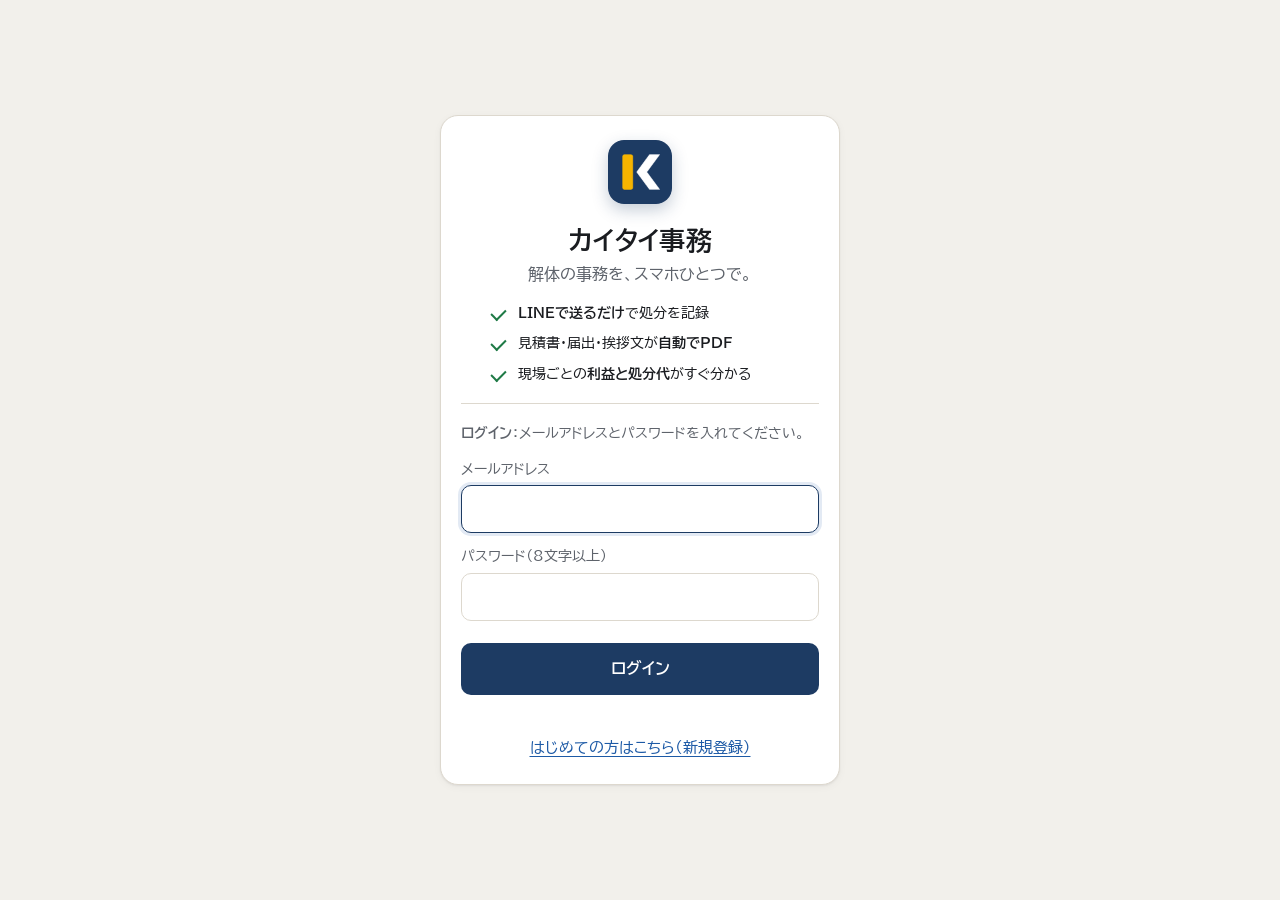
<file: index.html>
<!doctype html>
<html lang="ja">
<head>
<meta charset="utf-8">
<meta name="viewport" content="width=device-width, initial-scale=1">
<title>カイタイ事務 — 解体工事の見積・届出 自動作成</title>
<meta name="theme-color" content="#f2f0eb">
<meta name="description" content="解体工事の処分・お金・書類をスマホひとつで。">
<link rel="manifest" href="manifest.json">
<link rel="icon" href="icons/icon-192.png">
<link rel="apple-touch-icon" href="icons/apple-touch-icon.png">
<meta name="apple-mobile-web-app-capable" content="yes">
<meta name="mobile-web-app-capable" content="yes">
<meta name="apple-mobile-web-app-title" content="カイタイ事務">
<meta name="apple-mobile-web-app-status-bar-style" content="default">
<link rel="preconnect" href="https://fonts.googleapis.com">
<link rel="preconnect" href="https://fonts.gstatic.com" crossorigin>
<link rel="stylesheet" href="https://fonts.googleapis.com/css2?family=BIZ+UDPGothic:wght@400;700&display=swap">
<link rel="stylesheet" href="style.css">
</head>
<body>
<!-- オープニング動画 -->
<div id="intro" class="intro no-print" hidden>
  <video data-src="intro/yard.mp4" class="wide" muted playsinline webkit-playsinline preload="auto"></video>
  <video data-src="intro/logo.mp4" class="fit" muted playsinline webkit-playsinline preload="metadata"></video>
  <button type="button" class="intro-tap" hidden aria-label="再生"><span></span></button>
  <button type="button" class="intro-sound" aria-label="音を出す"><svg viewBox="0 0 24 24" fill="none" stroke="currentColor" stroke-width="2" stroke-linecap="round" stroke-linejoin="round" aria-hidden="true"><path d="M11 5 6 9H3v6h3l5 4z"/><path class="w" d="M15.5 8.5a5 5 0 0 1 0 7M18.5 5.5a9 9 0 0 1 0 13"/><path class="m" d="M16 9l6 6M22 9l-6 6"/></svg></button>
  <button type="button" class="intro-skip">スキップ<span aria-hidden="true">›</span></button>
</div>
<script src="intro.js"></script>
<header class="topbar no-print">
  <div class="brand">カイタイ事務 <span class="tag">試作版</span> <span id="syncStatus" class="sync" hidden></span></div>
  <div class="case-switch">
    <label class="case-pick" for="caseSelect"><span>現場</span><select id="caseSelect" aria-label="現場を選ぶ"></select></label>
    <button id="newCase" class="btn small" title="新しい現場を作る">＋ 新しい現場</button>
  </div>
</header>

<nav class="mainnav no-print" id="mainNav" aria-label="メニュー">
  <button data-sec="home"><span class="ic"><svg viewBox="0 0 24 24" fill="none" stroke="currentColor" stroke-width="2" stroke-linecap="round" stroke-linejoin="round" aria-hidden="true"><path d="M3 10.5 12 3l9 7.5"/><path d="M5 9.5V20h5v-6h4v6h5V9.5"/></svg></span><span>ホーム</span></button>
  <button data-sec="line"><span class="ic"><svg viewBox="0 0 24 24" fill="none" stroke="currentColor" stroke-width="2" stroke-linecap="round" stroke-linejoin="round" aria-hidden="true"><path d="M4 5h16v11H9l-5 4z"/><path d="M8 9.5h8M8 12.5h5"/></svg></span><span>LINEの記録</span></button>
  <button data-sec="settings"><span class="ic"><svg viewBox="0 0 24 24" fill="none" stroke="currentColor" stroke-width="2" stroke-linecap="round" stroke-linejoin="round" aria-hidden="true"><circle cx="12" cy="12" r="3"/><path d="M19.4 15a1.7 1.7 0 0 0 .3 1.8l.1.1a2 2 0 1 1-2.8 2.8l-.1-.1a1.7 1.7 0 0 0-1.8-.3 1.7 1.7 0 0 0-1 1.5V21a2 2 0 1 1-4 0v-.1a1.7 1.7 0 0 0-1.1-1.5 1.7 1.7 0 0 0-1.8.3l-.1.1a2 2 0 1 1-2.8-2.8l.1-.1a1.7 1.7 0 0 0 .3-1.8 1.7 1.7 0 0 0-1.5-1H3a2 2 0 1 1 0-4h.1a1.7 1.7 0 0 0 1.5-1.1 1.7 1.7 0 0 0-.3-1.8l-.1-.1a2 2 0 1 1 2.8-2.8l.1.1a1.7 1.7 0 0 0 1.8.3H9a1.7 1.7 0 0 0 1-1.5V3a2 2 0 1 1 4 0v.1a1.7 1.7 0 0 0 1 1.5 1.7 1.7 0 0 0 1.8-.3l.1-.1a2 2 0 1 1 2.8 2.8l-.1.1a1.7 1.7 0 0 0-.3 1.8V9a1.7 1.7 0 0 0 1.5 1H21a2 2 0 1 1 0 4h-.1a1.7 1.7 0 0 0-1.5 1z"/></svg></span><span>設定</span></button>
</nav>
<nav class="tabs no-print" id="tabs">
  <button data-tab="home">ホーム</button>
  <button data-tab="linelog">LINEの記録</button>
  <button data-tab="summary">まとめ</button>
  <button data-tab="monthly">月ごとのお金</button>
  <button data-tab="input" class="active">① 案件入力</button>
  <button data-tab="schedule">② 期限・チェック</button>
  <button data-tab="estimate">③ 見積書</button>
  <button data-tab="profit">💰 利益チェック</button>
  <button data-tab="process">📅 工程表</button>
  <button data-tab="manifest">🚛 マニフェスト</button>
  <button data-tab="expense">⛽ 経費</button>
  <button data-tab="lease">🚜 リース</button>
  <button data-tab="recycle">④ リサイクル法 届出下書き</button>
  <button data-tab="greeting">⑤ 近隣挨拶文</button>
  <button data-tab="certificate">⑥ 取毀証明書</button>
  <button data-tab="settings">⚙ 会社・単価設定</button>
</nav>

<div id="loginOverlay" class="login" hidden>
  <form id="loginForm" class="login-card">
    <div class="login-hero">
      <div class="login-logo"><img src="icons/icon-192.png" alt="" width="56" height="56"></div>
      <h1>カイタイ事務</h1>
      <p class="tagline">解体の事務を、スマホひとつで。</p>
      <ul class="points">
        <li><b>LINEで送るだけ</b>で処分を記録</li>
        <li>見積書・届出・挨拶文が<b>自動でPDF</b></li>
        <li>現場ごとの<b>利益と処分代</b>がすぐ分かる</li>
      </ul>
    </div>
    <p class="hint"><b id="loginTitle">ログイン</b>：メールアドレスとパスワードを入れてください。</p>
    <p id="inviteNote" class="invite-note" hidden>会社への招待を受け取りました。登録（またはログイン）すると、その会社に参加します。</p>
    <label for="loginEmail">メールアドレス<input id="loginEmail" type="email" autocomplete="username" required></label>
    <label for="loginPassword">パスワード（8文字以上）<input id="loginPassword" type="password" autocomplete="current-password" required></label>
    <label id="loginPassword2Row" for="loginPassword2" hidden>パスワード（確認のためもう一度）<input id="loginPassword2" type="password" autocomplete="new-password"></label>
    <button id="loginSubmit" class="btn" type="submit">ログイン</button>
    <p id="loginError" class="login-error" role="alert"></p>
    <button type="button" id="loginToggle" class="link">はじめての方はこちら（新規登録）</button>
  </form>
</div>

<div id="companyOverlay" class="login" hidden>
  <div class="login-card">
    <h1>会社の設定</h1>
    <p class="hint">はじめに、会社を作るか、招待された会社に参加してください。</p>
    <form id="companyCreate">
      <label for="companyName">会社を作る（あなたが代表になります）<input id="companyName" placeholder="例：〇〇解体株式会社" maxlength="100"></label>
      <button class="btn" type="submit">会社を作る</button>
    </form>
    <hr>
    <form id="companyJoin">
      <label for="joinCode">招待リンクで参加する（代表の人から届いたリンクを貼り付け）<input id="joinCode" placeholder="https://…?invite=…"></label>
      <button class="btn ghost" type="submit">参加する</button>
    </form>
    <p id="companyError" class="login-error" role="alert"></p>
  </div>
</div>

<div id="toast" class="toast" role="status" hidden></div>
<!-- 捨てた記録（押すだけで入力） -->
<div id="recSheet" class="sheet-back" hidden>
  <form id="recForm" class="sheet rec" role="dialog" aria-label="捨てた記録" novalidate>
    <div class="sheet-head"><div class="sheet-title">捨てた記録</div><button type="button" class="x" data-close aria-label="閉じる"></button></div>
    <div id="recBody"></div>
    <div class="sheet-foot"><div id="recPreview" class="rec-preview"></div><button class="btn go big" type="submit" id="recSubmit">記録する</button></div>
  </form>
  <div id="recDone" class="sheet done-sheet" hidden>
    <div class="done-mark"><svg viewBox="0 0 52 52" aria-hidden="true"><circle cx="26" cy="26" r="24"/><path d="M15 27l7 7 15-16"/></svg></div>
    <div class="done-title">記録しました</div>
    <p id="recDoneText" class="done-text"></p>
    <div class="done-btns"><button type="button" class="btn go big" id="recAgain">続けて記録する</button><button type="button" class="btn ghost big" data-close>閉じる</button></div>
  </div>
</div>
<!-- 経費をつける -->
<div id="expSheet" class="sheet-back" hidden>
  <div class="sheet" role="dialog" aria-label="経費をつける">
    <div class="sheet-head"><div class="sheet-title">経費をつける</div><button type="button" class="x" data-close aria-label="閉じる"></button></div>
    <form id="expenseForm" class="expform2" novalidate>
      <div class="field"><div class="flabel"><i>1</i>なにに使った？</div><select id="expCat"></select></div>
      <div class="field"><div class="flabel"><i>2</i>いくら？</div>
        <div class="qty-row yen"><span class="yen-mark">¥</span><input id="expAmount" class="qty-in" type="number" min="0" inputmode="numeric" placeholder="0" aria-label="金額"></div></div>
      <div class="field"><div class="flabel"><i>3</i>いつ？</div><div class="choice" id="expDay"><button type="button" class="cbtn on" data-d="0">今日</button><button type="button" class="cbtn" data-d="-1">昨日</button><label class="cbtn date">日付を選ぶ<input id="expDate" type="date"></label></div></div>
      <div class="field"><div class="flabel"><i>4</i>メモ（なくてもOK）</div><input id="expMemo" placeholder="例 養生シート5枚、首都高 往復"></div>
      <button class="btn go big" type="submit" id="expSubmit">記録する</button>
    </form>
  </div>
</div>
<!-- ゴミの種類と単価 -->
<div id="typeSheet" class="sheet-back" hidden>
  <div class="sheet" role="dialog" aria-label="ゴミの種類と単価">
    <div class="sheet-head"><div class="sheet-title">ゴミの種類と単価</div><button type="button" class="x" data-close aria-label="閉じる"></button></div>
    <div id="typeSheetBody"></div>
  </div>
</div>
<!-- かんたん見積もり入力 -->
<div id="qeSheet" class="sheet-back" hidden>
  <div class="sheet qe-sheet" role="dialog" aria-label="かんたん見積もり入力">
    <div class="sheet-head"><div class="sheet-title">かんたん見積もり入力</div><button type="button" class="x" data-close aria-label="閉じる"></button></div>
    <div id="qeBody"></div>
    <div class="sheet-foot qe-foot"><div id="qeSum" class="qe-sum"></div><button type="button" class="btn go big" id="qeDone">見積書を見る</button></div>
  </div>
</div>
<!-- 現場の情報を直す（区切りごと） -->
<div id="infoSheet" class="sheet-back" hidden>
  <div class="sheet info-sheet" role="dialog" aria-label="現場の情報">
    <div class="sheet-head"><div><div class="sheet-step" id="infoStep"></div><div class="sheet-title" id="infoTitle"></div></div><button type="button" class="x" data-close aria-label="閉じる"></button></div>
    <div id="infoBody"></div>
    <div class="sheet-foot info-foot"><button type="button" class="btn ghost" id="infoPrev">‹ 前へ</button><button type="button" class="btn go" id="infoNext">次へ ›</button></div>
  </div>
</div>
<!-- 新しい現場（最低限だけ） -->
<div id="caseSheet" class="sheet-back" hidden>
  <form id="caseQuick" class="sheet" role="dialog" aria-label="新しい現場" novalidate>
    <div class="sheet-head"><div class="sheet-title">新しい現場</div><button type="button" class="x" data-close aria-label="閉じる"></button></div>
    <p class="hint">ここだけ入れれば始められます。ほかの情報は、あとから「情報」でいつでも入れられます。</p>
    <label>施主のお名前<span class="suffix-wrap"><input id="cqName" autocomplete="off" placeholder="例 山田"><span class="suffix">様邸</span></span></label>
    <label>現場の住所<input id="cqAddr" autocomplete="off" placeholder="例 大阪市住吉区〇〇1-2-3"></label>
    <div class="field"><div class="flabel">構造</div><div class="choice" id="cqStruct">
      <button type="button" data-v="wood" class="on">木造</button><button type="button" data-v="steel">鉄骨造</button><button type="button" data-v="rc">RC造</button><button type="button" data-v="src">SRC造</button></div></div>
    <label>延床面積（㎡）<input id="cqArea" type="number" min="0" step="0.01" inputmode="decimal" placeholder="例 99"><span class="sub">坪で分かるときは 坪×3.3 です（30坪 ≒ 99㎡）</span></label>
    <div class="two-col"><label>着工日<input id="cqStart" type="date"></label><label>完了予定<input id="cqEnd" type="date"></label></div>
    <button class="btn go big" type="submit">この現場を作る</button>
  </form>
</div>
<main>
  <div id="siteHead" class="sitehead no-print" hidden></div>
  <!-- ① 案件入力 -->
  <section id="tab-input" class="tab active no-print">
    <p class="hint">ここに入力するだけで、ほかのタブの書類が全部自動で作られます（入力内容はこの端末のブラウザに自動保存）。</p>
    <form id="caseForm" class="grid">
      <fieldset data-part="client">
        <legend>施主（発注者）</legend>
        <label>氏名・社名<input name="clientName" placeholder="山田 太郎"></label>
        <label>住所<input name="clientAddress" placeholder="東京都〇〇区〇〇1-2-3"></label>
        <label>電話<input name="clientTel" type="tel" inputmode="tel" placeholder="090-0000-0000"></label>
      </fieldset>
      <fieldset data-part="building">
        <legend>解体する建物</legend>
        <label>工事場所（所在地）<input name="siteAddress" placeholder="東京都〇〇区〇〇4-5-6"></label>
        <label>構造
          <select name="structure">
            <option value="wood">木造</option>
            <option value="steel">鉄骨造</option>
            <option value="rc">RC造（鉄筋コンクリート）</option>
            <option value="src">SRC造（鉄骨鉄筋コンクリート）</option>
          </select>
        </label>
        <label>階数<input name="floors" type="number" inputmode="decimal" min="1" value="2"></label>
        <label>延床面積（㎡）<input name="floorArea" type="number" inputmode="decimal" min="0" step="0.01" placeholder="99.17"></label>
        <label>用途<input name="use" value="専用住宅"></label>
        <label>築年（任意）<input name="builtYear" inputmode="numeric" placeholder="1985"></label>
      </fieldset>
      <fieldset data-part="site">
        <legend>現場条件</legend>
        <label class="check toggle"><input type="checkbox" name="noHeavy"><span>重機が入れない<small>手壊しが中心になる</small></span></label>
        <label class="check toggle"><input type="checkbox" name="narrowRoad"><span>前面道路が狭い<small>小型車で搬出・道路使用許可が必要なことも</small></span></label>
        <label>残置物（㎥）<input name="debrisM3" type="number" inputmode="decimal" min="0" step="0.5" value="0"></label>
        <label>ブロック塀（m）<input name="blockM" type="number" inputmode="decimal" min="0" step="0.5" value="0"></label>
        <label>土間コンクリート（㎡）<input name="concreteM2" type="number" inputmode="decimal" min="0" step="0.5" value="0"></label>
        <label>庭木（本）<input name="trees" type="number" inputmode="decimal" min="0" value="0"></label>
      </fieldset>
      <fieldset data-part="asbestos">
        <legend>アスベスト</legend>
        <label>事前調査の結果
          <select name="asbestos">
            <option value="none">含有なし</option>
            <option value="level3">あり（レベル3：成形板など）</option>
            <option value="level12">あり（レベル1・2：吹付け・保温材など）</option>
            <option value="unknown">未調査</option>
          </select>
        </label>
        <label>除去する面積（㎡）<input name="asbestosM2" type="number" inputmode="decimal" min="0" step="0.5" value="0"></label>
      </fieldset>
      <fieldset data-part="period">
        <legend>工期</legend>
        <label>着工予定日<input name="startDate" type="date"></label>
        <label>完了予定日<input name="endDate" type="date"></label>
        <label>作業日数（空欄なら自動計算）<input name="workDays" type="number" inputmode="decimal" min="1" placeholder="自動"></label>
        <label>見積番号<input name="estimateNo" placeholder="自動"></label>
      </fieldset>
      <fieldset data-part="waste">
        <legend>廃棄物の量の見込み（届出用・トン）</legend>
        <label>コンクリート塊<input name="wConcrete" type="number" inputmode="decimal" min="0" step="0.1" value="0"></label>
        <label>木材<input name="wWood" type="number" inputmode="decimal" min="0" step="0.1" value="0"></label>
        <label>アスファルト・コンクリート塊<input name="wAsphalt" type="number" inputmode="decimal" min="0" step="0.1" value="0"></label>
        <label>混合廃棄物（届出対象外・原価計算用）<input name="wMixed" type="number" inputmode="decimal" min="0" step="0.1" value="0"></label>
        <button type="button" id="autoWaste" class="btn ghost">目安を自動入力</button>
      </fieldset>
      <fieldset data-part="notes" class="wide">
        <legend>メモ（見積書の備考に表示）</legend>
        <textarea name="notes" rows="3" placeholder="例：地中埋設物が出た場合は別途お見積りとなります。"></textarea>
      </fieldset>
    </form>
    <div class="danger-zone"><button id="deleteCase" class="btn ghost">この現場を削除する</button></div>
  </section>

  <!-- ② 期限 -->
  <section id="tab-schedule" class="tab no-print">
    <div id="scheduleOut"></div>
  </section>

  <!-- 書類系 -->
  <section id="tab-estimate" class="tab doc-tab"><div class="toolbar no-print"><button type="button" class="btn go" id="qeOpen">かんたん見積もり入力</button><button class="btn pdf" data-doc="見積書">PDFで保存・送る</button><button type="button" class="btn ghost" id="xlsxBtn">Excelで保存</button><button class="btn ghost print">印刷</button><span class="pdf-msg hint" role="status"></span></div><div id="estPanel" class="no-print"></div><div class="paper" id="estimateOut"></div></section>
  <section id="tab-home" class="tab no-print"><div id="homeOut"></div></section>
  <section id="tab-summary" class="tab no-print"><div id="summaryOut"></div></section>
  <section id="tab-monthly" class="tab no-print"><div id="monthlyOut"></div></section>
  <section id="tab-linelog" class="tab no-print"><div id="lineLogOut"></div></section>
  <section id="tab-profit" class="tab no-print"><div id="profitOut"></div></section>
  <section id="tab-process" class="tab doc-tab"><div class="toolbar no-print"><button class="btn pdf" data-doc="工程表">PDFで保存・送る</button><button class="btn ghost print">印刷</button><span class="pdf-msg hint" role="status"></span><span class="warn">※ 建設リサイクル法の届出に添付する工程表や、施主への説明に使えます。</span></div><div class="paper" id="processOut"></div></section>
  <section id="tab-manifest" class="tab no-print">
    <div id="dispTop"></div>
    <button type="button" class="btn go big" id="qwOpen">＋ 捨てた記録をつける</button>
    <div class="sec-row"><p class="sec-label">記録（新しい順）</p><button type="button" class="link small-link" id="typeOpen">ゴミの種類と単価 ›</button></div>
    <ul id="wasteLog" class="rows"></ul>
    <div id="manifestAlerts"></div>
    <details id="manifestDetail" class="card fold">
      <summary>マニフェストの詳しい入力（交付番号・業者・B2/D/E票の返送日）</summary>
    <p class="hint">ゴミの種類ごとに分かれています。返送された票の日付を入れると「済」になります。</p>
    <div id="manifestList"></div>
    <div class="rare">
      <label for="rareType">種類を選んで1枚追加（返送日などを細かく入れるとき）</label>
      <div class="rare-row"><select id="rareType"></select><button class="btn ghost" id="addRare">＋ 追加</button></div>
    </div>
    </details>
    <datalist id="carrierList"></datalist><datalist id="disposerList"></datalist>
    <details id="wasteStats" class="card fold">
      <summary>集計・請求・報告書（種類ごとの処分代、処分場ごとの請求、見込みと実績、交付等状況報告書）</summary>
    <div id="manifestCost"></div>
    <div id="siteInvoices"></div>
    <div id="manifestCompare"></div>
    <div id="manifestReport"></div>
    </details>
  </section>
  <section id="tab-expense" class="tab no-print">
    <h2>この案件の経費</h2>
    <p class="hint">消耗品・高速代・燃料費などを、使ったその日に入れておきます。日付と項目は次の入力に引き継がれます。</p>
    <button type="button" class="btn go big" id="expOpen">＋ 経費をつける</button>
    <div id="expenseList"></div>
    <div id="expenseMonthly"></div>
  </section>
  <section id="tab-lease" class="tab no-print">
    <div id="leaseAlerts"></div>
    <h2>この案件のリース（重機・ダンプ）</h2>
    <p class="hint">決めた日数までは日割り、その日数を超えると自動で月極料金に切り替えて計算します。返した日が空欄の機械は「借りている途中」として今日までの日数で計算します。</p>
    <div class="rare">
      <label for="leasePreset">借りた機械を追加</label>
      <div class="rare-row"><select id="leasePreset"></select><button class="btn" id="addLease">＋ 追加</button></div>
    </div>
    <div id="leaseList"></div>
    <datalist id="companyList"></datalist>
    <div id="leaseTotal"></div>
  </section>
  <section id="tab-recycle" class="tab doc-tab"><div class="toolbar no-print"><button class="btn pdf" data-doc="リサイクル法届出下書き">PDFで保存・送る</button><button class="btn ghost print">印刷</button><span class="pdf-msg hint" role="status"></span><span class="warn">※ 提出は各自治体の正式様式（様式第一号）で行ってください。転記用の下書きです。</span></div><div class="paper" id="recycleOut"></div></section>
  <section id="tab-greeting" class="tab doc-tab"><div class="toolbar no-print"><button class="btn pdf" data-doc="近隣挨拶文">PDFで保存・送る</button><button class="btn ghost print">印刷</button><span class="pdf-msg hint" role="status"></span></div><div class="paper" id="greetingOut"></div></section>
  <section id="tab-certificate" class="tab doc-tab"><div class="toolbar no-print"><button class="btn pdf" data-doc="建物取毀証明書">PDFで保存・送る</button><button class="btn ghost print">印刷</button><span class="pdf-msg hint" role="status"></span><span class="warn">※ 施主が建物滅失登記（解体後1か月以内）に使います。</span></div><div class="paper" id="certificateOut"></div></section>

  <!-- 設定 -->
  <section id="tab-settings" class="tab no-print">
    <h2 class="set-title">設定</h2>
    <p class="hint set-hint">見出しを押すと開きます。</p>
    <fieldset id="companyBox" class="cloudbox" hidden>
      <legend>会社とメンバー</legend>
      <label for="companySwitch" class="inline" hidden>会社を切り替え <select id="companySwitch"></select></label>
      <label for="companyNameEdit">会社名<input id="companyNameEdit" maxlength="100"></label>
      <button type="button" id="companyRename" class="btn ghost small">会社名を変更</button>
      <p class="hint" style="margin-top:12px">この会社のデータを見られる人</p>
      <ul id="memberList" class="members"></ul>
      <div id="inviteArea">
        <button type="button" id="inviteMake" class="btn">＋ 招待リンクを作る</button>
        <div id="inviteUrlRow" class="rare-row" hidden><input id="inviteUrl" readonly><button type="button" id="inviteCopy" class="btn ghost">コピー</button></div>
      </div>
      <p id="companyMsg" class="hint" role="status"></p>
    </fieldset>
    <fieldset id="cloudBox" class="cloudbox" hidden>
      <legend>アカウント</legend>
      <p>ログイン中：<b id="cloudEmail"></b></p>
      <p class="hint">入力した内容は自動でネットに保存され、ほかの端末でも同じデータが見られます。</p>
      <button type="button" id="logoutBtn" class="btn ghost">ログアウト</button>
    </fieldset>
    <fieldset id="lineInBox" class="cloudbox" hidden>
      <legend>LINEで入力（運転手さん・社員）</legend>
      <p class="hint">公式LINEに「ヒラヤマ 住吉区 シバ 3t」のように送ると、その現場のマニフェストに自動で入ります。最初に一度だけ、LINEを会社と連携します。</p>
      <ol class="steps">
        <li>公式LINEを友だち追加：<a id="lineAddLink" href="#" target="_blank" rel="noopener"></a></li>
        <li>下のボタンで出る<b>6桁の連携番号</b>を、30分以内に公式LINEへ送る</li>
      </ol>
      <div class="toolbar">
        <button type="button" id="lineCodeSelf" class="btn">自分のLINEを連携する</button>
      </div>
      <div id="lineDriverArea" class="rare-row">
        <input id="lineDriverName" placeholder="運転手さんの名前（例：田中さん）" maxlength="40">
        <button type="button" id="lineCodeDriver" class="btn ghost">運転手さん用の連携番号を出す</button>
      </div>
      <div id="lineCodeOut" class="codebox" hidden></div>
      <p class="hint" style="margin-top:12px">連携しているLINE</p>
      <ul id="lineUserList" class="members"></ul>
      <p id="lineInMsg" class="hint" role="status"></p>
    </fieldset>
    <fieldset id="lineBox" class="cloudbox" hidden>
      <legend>毎朝のLINE通知</legend>
      <p class="hint">毎朝7時ごろ、月極が近いリース・マニフェストの期限・届出の期限など、注意があるときだけLINEに届きます。</p>
      <label for="lineToken">チャネルアクセストークン（LINE Developers の「Messaging API設定」で発行）
        <input id="lineToken" type="password" autocomplete="off" placeholder="貼り付けてください"></label>
      <label for="lineUserId">あなたのユーザーID（LINE Developers の「チャネル基本設定」の一番下。U から始まる文字）
        <input id="lineUserId" autocomplete="off" placeholder="U から始まる33文字"></label>
      <label class="check"><input type="checkbox" id="lineEnabled" checked> 毎朝の通知を送る</label>
      <div class="toolbar">
        <button type="button" id="lineSave" class="btn">保存</button>
        <button type="button" id="lineTest" class="btn ghost">テスト送信</button>
      </div>
      <p id="lineMsg" class="hint" role="status"></p>
    </fieldset>
    <form id="settingsForm" class="grid">
      <fieldset>
        <legend>自社情報</legend>
        <label>会社名<input name="name" placeholder="株式会社〇〇解体"></label>
        <label>代表者<input name="rep" placeholder="代表取締役 〇〇 〇〇"></label>
        <label>住所<input name="address"></label>
        <label>電話<input name="tel"></label>
        <label>許可・登録番号<input name="permit" placeholder="東京都知事 解体工事業登録（〇）第〇〇号"></label>
        <label>見積有効期限（日）<input name="validDays" type="number" value="30"></label>
      </fieldset>
      <fieldset>
        <legend>単価（税抜）</legend>
        <label>木造（円/坪）<input name="pWood" type="number"></label>
        <label>鉄骨造（円/坪）<input name="pSteel" type="number"></label>
        <label>RC造（円/坪）<input name="pRc" type="number"></label>
        <label>手壊し割増（％）<input name="pManual" type="number"></label>
        <label>狭小道路割増（％）<input name="pNarrow" type="number"></label>
        <label>残置物（円/㎥）<input name="pDebris" type="number"></label>
        <label>ブロック塀（円/m）<input name="pBlock" type="number"></label>
        <label>土間コンクリート（円/㎡）<input name="pConcrete" type="number"></label>
        <label>庭木（円/本）<input name="pTree" type="number"></label>
        <label>アスベスト レベル3（円/㎡）<input name="pAsb3" type="number"></label>
        <label>アスベスト レベル1・2（円/㎡）<input name="pAsb12" type="number"></label>
        <label>養生・足場（円/㎡・延床）<input name="pScaffold" type="number"></label>
        <label>諸経費（％）<input name="pOverhead" type="number"></label>
      </fieldset>
      <fieldset>
        <legend>マニフェスト</legend>
        <label>いつもの収集運搬業者<input name="defCarrier" placeholder="〇〇運輸（許可番号 〇〇〇）"></label>
        <label>いつもの処分業者<input name="defDisposer" placeholder="〇〇リサイクルセンター"></label>
      </fieldset>
      <fieldset>
        <legend>リースの機械（よく借りるもの）</legend>
        <p class="hint">ここに登録した機械は、リースタブで選ぶだけで単価が入ります。その月（区切り）に使った日数が「超えたら月極」の日数を超えると、その月は月極料金になります。</p>
        <label>月極の区切り方
          <select name="leaseMode">
            <option value="calendar">リース会社の締め日ごと（登録のない会社は末日締め）</option>
            <option value="anniv">借りた日から1か月ごと</option>
            <option value="days30">借りた日から30日ごと</option>
          </select>
        </label>
        <div class="always-title">リース会社と締め日</div>
        <div id="leaseCompanies"></div>
        <button type="button" class="btn ghost small" id="addCompany">＋ リース会社を追加</button>
        <div class="always-title" style="margin-top:12px">よく借りる機械</div>
        <div id="leasePresets"></div>
        <button type="button" class="btn ghost small" id="addPreset">＋ 機械を追加</button>
      </fieldset>
      <fieldset>
        <legend>ゴミの種類と単価</legend>
        <div id="typeHome"><div id="typeEditor"></div></div>
      </fieldset>
      <fieldset class="wide">
        <legend>処分場ごとの単価</legend>
        <p class="hint">処分場によって単価が違う場合はここに登録します。マニフェストの「処分業者」にこの名前を選ぶと、その処分場の単価で処分代を計算し、その処分場の締め日で請求をまとめます（空欄の種類は標準の単価、登録のない処分場は末日締め）。</p>
        <div id="sites"></div>
        <button type="button" class="btn ghost small" id="addSite">＋ 処分場を追加</button>
        <div id="siteCompare"></div>
      </fieldset>
      <fieldset>
        <legend>原価（利益チェック用）</legend>
        <label>作業員の人工単価（円/人日）<input name="cLabor" type="number"></label>
        <label>作業員の人数（オペレーター込み・人）<input name="cWorkers" type="number"></label>
        <label>重機回送費（円/回・片道）<input name="cMove" type="number"></label>
        <label>重機損料・燃料（円/日）<input name="cMachine" type="number"></label>
        <label>ダンプ1台の積載量（t）<input name="cTruckLoad" type="number" step="0.5"></label>
        <label>ダンプ運搬費（円/台）<input name="cTruck" type="number"></label>
        <label>処分費 残置物（円/㎥）<input name="cDispDebris" type="number"></label>
        <label>ガードマン（円/人日）<input name="cGuard" type="number"></label>
        <label>アスベスト除去の外注原価率（％）<input name="cOutsource" type="number"></label>
        <label>鉄スクラップ買取（円/t）<input name="cScrap" type="number"></label>
        <label>目標粗利率（％）<input name="targetMargin" type="number"></label>
        <label>オペレーター（円/人日）<input name="cOperator" type="number"></label>
        <label>ガス工（円/人日）<input name="cGas" type="number"></label>
        <label>SRC造の坪単価（円/坪・見積）<input name="pSrc" type="number"></label>
        <div id="mRates" class="mrates"></div>
      </fieldset>
    </form>
    <fieldset>
      <legend>オープニング動画</legend>
      <label class="check"><input type="checkbox" id="introOn"> アプリを開いたときに動画を流す（1日1回）</label>
      <button type="button" class="btn ghost" id="introPlay">今すぐ見る</button>
    </fieldset>
    <fieldset id="trashFs">
      <legend>消した現場・バックアップ</legend>
      <div id="trashBox"></div>
      <div id="backupBox"></div>
    </fieldset>
    <fieldset>
      <legend>スマホのホーム画面に置く（アプリのように使う）</legend>
      <ol class="steps">
        <li><b>iPhone</b>：Safariでこのページを開き、下の共有ボタン（□に↑）→「ホーム画面に追加」</li>
        <li><b>Android</b>：Chromeで開き、右上の︙ →「ホーム画面に追加」</li>
      </ol>
      <p class="hint">ホーム画面のアイコンから開くと、アプリと同じように全画面で使えます。</p>
    </fieldset>
    <p class="hint">単価は初期値として一般的な相場の目安を入れています。必ず自社の単価に書き換えてください。</p>
    <p><button id="exportBtn" class="btn ghost">データを書き出し（バックアップ）</button>
       <label class="btn ghost">データを読み込み<input id="importFile" type="file" accept="application/json" hidden></label></p>
    <div class="danger-zone"><button id="resetAll" class="btn ghost">すべてのデータを消して最初の状態に戻す</button></div>
  </section>
</main>

<script src="vendor/supabase-2.45.4.js"></script>
<script src="config.js"></script>
<script src="core.js"></script>
<script src="xlsx.js"></script>
<script src="app.js"></script>
<script src="cloud.js"></script>
<script src="pdf.js"></script>
<script>
  // 電波がなくても開けるように（https のときだけ）
  if ('serviceWorker' in navigator && location.protocol === 'https:') navigator.serviceWorker.register('sw.js').catch(() => {});
</script>
</body>
</html>
</file>
<file: style.css>
/* =====================================================================
   カイタイ事務 — 見た目（作り直し版）
   方針：外でもスマホで読める／押す所がひと目でわかる／色は意味のある所だけ
   ===================================================================== */

/* ---------- 色・文字・角丸（ここを変えれば全体が変わる） ---------- */
:root {
  --bg: #f2f0eb;          /* 紙のような背景 */
  --panel: #ffffff;       /* カード */
  --soft: #ebe8e1;        /* 薄い面（選択中でない部分など） */
  --line: #ddd8ce;        /* 区切り線 */
  --ink: #1a1c20;         /* 文字 */
  --muted: #5e636b;       /* 補足の文字 */
  --brand: #1d3b63;       /* 作業着ネイビー：基本のボタン・選択中 */
  --brand-ink: #ffffff;
  --brand-soft: #e3eaf4;
  --link: #1d5aa6;
  --go: #f6b400;          /* 安全イエロー：いちばん大事な「記録する」 */
  --go-ink: #1a1c20;
  --ok: #1f7a46;  --ok-soft: #e2f1e8;
  --warn: #9a5a00; --warn-soft: #fff1cc; --warn-line: #e9a800;
  --bad: #c0322a; --bad-soft: #fde9e7;
  --line-green: #06c755;
  --radius: 14px; --radius-s: 10px;
  --shadow: 0 1px 2px rgba(20, 24, 30, .06), 0 2px 8px rgba(20, 24, 30, .04);
  --font: "BIZ UDPGothic", "Hiragino Sans", "Hiragino Kaku Gothic ProN", "Noto Sans JP", "Yu Gothic", Meiryo, sans-serif;
  color-scheme: light;
}
@media (prefers-color-scheme: dark) {
  :root:not([data-theme="light"]) {
    --bg: #121417; --panel: #1b1e22; --soft: #262a30; --line: #30353c;
    --ink: #eceef0; --muted: #a3a9b1;
    --brand: #4b7fc4; --brand-ink: #fff; --brand-soft: #1f2c3d; --link: #8db8ef;
    --ok: #5cc48a; --ok-soft: #173325; --warn: #f0b84a; --warn-soft: #3a2e12; --warn-line: #c98f12;
    --bad: #ff7b70; --bad-soft: #3d1c1a;
    --shadow: none; color-scheme: dark;
  }
}
:root[data-theme="dark"] {
  --bg: #121417; --panel: #1b1e22; --soft: #262a30; --line: #30353c;
  --ink: #eceef0; --muted: #a3a9b1;
  --brand: #4b7fc4; --brand-ink: #fff; --brand-soft: #1f2c3d; --link: #8db8ef;
  --ok: #5cc48a; --ok-soft: #173325; --warn: #f0b84a; --warn-soft: #3a2e12; --warn-line: #c98f12;
  --bad: #ff7b70; --bad-soft: #3d1c1a;
  --shadow: none; color-scheme: dark;
}

/* ---------- 土台 ---------- */
* { box-sizing: border-box; }
[hidden] { display: none !important; }
html { -webkit-text-size-adjust: 100%; }
body {
  margin: 0; background: var(--bg); color: var(--ink);
  font-family: var(--font); font-size: 16px; line-height: 1.6;
  font-feature-settings: "palt" 0; -webkit-font-smoothing: antialiased;
}
main { padding: 16px; max-width: 720px; margin: 0 auto; }
h1, h2, h3 { line-height: 1.35; letter-spacing: .01em; }
h2 { font-size: 19px; margin: 26px 0 10px; }
h2:first-child { margin-top: 4px; }
b, strong { font-weight: 700; }
.tab { display: none; } .tab.active { display: block; }
.num, .r-num, .big, .v { font-variant-numeric: tabular-nums; }
:focus-visible { outline: 3px solid var(--go); outline-offset: 2px; }

/* ---------- 上の帯 ---------- */
.topbar {
  display: flex; align-items: center; justify-content: space-between; gap: 8px;
  padding: 10px 16px; padding-top: max(10px, env(safe-area-inset-top, 0px));
  background: var(--bg); color: var(--ink);
}
.brand { font-weight: 700; font-size: 15px; letter-spacing: .06em; display: flex; align-items: center; gap: 8px; }
.brand::before { content: ""; width: 10px; height: 18px; border-radius: 3px; background: var(--go); box-shadow: 4px 0 0 var(--brand); margin-right: 6px; }
.tag { font-size: 11px; font-weight: 700; letter-spacing: 0; color: var(--muted); border: 1px solid var(--line); padding: 1px 7px; border-radius: 999px; }
.sync { font-size: 12px; font-weight: 400; letter-spacing: 0; color: var(--muted); }
.sync.err { color: var(--bad); } .sync.busy { color: var(--warn); }
.case-switch, .tabs { display: none !important; } /* 旧メニュー（中の仕組みでだけ使う） */

/* ---------- 下のメニュー ---------- */
.mainnav {
  position: fixed; left: 0; right: 0; bottom: 0; z-index: 30; display: flex;
  background: var(--panel); border-top: 1px solid var(--line);
  padding: 0 max(8px, env(safe-area-inset-right, 0px)) env(safe-area-inset-bottom, 0px) max(8px, env(safe-area-inset-left, 0px));
}
.mainnav button {
  flex: 1; border: 0; background: none; cursor: pointer; font: inherit; color: var(--muted);
  display: flex; flex-direction: column; align-items: center; justify-content: center; gap: 3px;
  min-height: 62px; padding: 8px 2px 6px; font-size: 12px; position: relative;
}
.mainnav button span:last-child { white-space: nowrap; }
.mainnav .ic { width: 26px; height: 26px; display: grid; place-items: center; }
.mainnav .ic svg { width: 24px; height: 24px; }
.mainnav button.active { color: var(--brand); font-weight: 700; }
.mainnav button.active::before { content: ""; position: absolute; top: 0; left: 28%; right: 28%; height: 3px; border-radius: 0 0 3px 3px; background: var(--brand); }
:root[data-theme="dark"] .mainnav button.active, :root[data-theme="dark"] .back { color: var(--link); }
@media (prefers-color-scheme: dark) { :root:not([data-theme="light"]) .mainnav button.active, :root:not([data-theme="light"]) .back { color: var(--link); } }
body { padding-bottom: calc(76px + env(safe-area-inset-bottom, 0px)); }

/* ---------- 文字 ---------- */
.hint { color: var(--muted); margin: 0 0 12px; font-size: 14px; line-height: 1.7; }
.warn, .warnline { color: var(--warn); font-size: 14px; }
.sub, .mut { color: var(--muted); font-weight: 400; }
.sub { font-size: 13px; }
.empty { color: var(--muted); }
.neg, td.over { color: var(--bad); }
.best, .tipline, td.minus { color: var(--ok); }
.monthline { color: var(--link); }
.legal { font-size: 12px; font-weight: 400; color: var(--muted); }
.flex1 { flex: 1; }

/* ---------- 入力 ---------- */
label { display: block; font-size: 14px; color: var(--muted); margin: 12px 0; }
label.check { display: flex; align-items: center; gap: 10px; color: var(--ink); font-size: 15px; margin: 8px 0; }
input, select, textarea {
  width: 100%; min-height: 48px; padding: 10px 12px; margin-top: 5px;
  border: 1.5px solid var(--line); border-radius: var(--radius-s);
  font: inherit; font-size: 16px; color: var(--ink); background: var(--panel);
  transition: border-color .12s, box-shadow .12s;
}
textarea { min-height: 96px; line-height: 1.6; }
input:focus, select:focus, textarea:focus { outline: none; border-color: var(--brand); box-shadow: 0 0 0 3px var(--brand-soft); }
input::placeholder, textarea::placeholder { color: #a39e94; }
input[type=checkbox], input[type=radio] { width: 22px; height: 22px; min-height: 0; margin: 0; accent-color: var(--brand); flex: none; }
input[type=file] { min-height: 0; }
select { appearance: none; -webkit-appearance: none; padding-right: 36px;
  background-image: linear-gradient(45deg, transparent 50%, var(--muted) 50%), linear-gradient(135deg, var(--muted) 50%, transparent 50%);
  background-position: calc(100% - 18px) 52%, calc(100% - 12px) 52%; background-size: 6px 6px; background-repeat: no-repeat; }
label.inline { display: flex; align-items: center; gap: 10px; color: var(--ink); max-width: 100%; }
label.inline select { width: auto; min-width: 0; margin: 0; }

.grid { display: grid; grid-template-columns: repeat(auto-fit, minmax(300px, 1fr)); gap: 14px; }
fieldset { min-width: 0; background: var(--panel); border: 1px solid var(--line); border-radius: var(--radius); padding: 6px 16px 14px; margin: 0; box-shadow: var(--shadow); }
fieldset.wide { grid-column: 1 / -1; }
legend { font-weight: 700; font-size: 16px; padding: 0 6px; color: var(--ink); }
#tab-input form.grid { display: grid; grid-template-columns: 1fr; }
#tab-input fieldset { padding-top: 14px; }
#tab-input legend { float: left; width: 100%; padding: 0 0 2px; font-size: 17px; }
#tab-input legend + * { clear: both; }

/* ---------- ボタン ---------- */
.btn {
  display: inline-flex; align-items: center; justify-content: center; gap: 6px;
  min-height: 44px; padding: 10px 18px; border: 0; border-radius: var(--radius-s);
  background: var(--brand); color: var(--brand-ink);
  font: inherit; font-size: 15px; font-weight: 700; cursor: pointer; text-decoration: none;
  transition: transform .06s, filter .12s;
}
.btn:active { transform: scale(.98); filter: brightness(.95); }
.btn:disabled { opacity: .45; cursor: default; }
.btn.ghost { background: var(--panel); color: var(--ink); border: 1.5px solid var(--line); font-weight: 700; }
.btn.small { min-height: 36px; padding: 6px 12px; font-size: 14px; }
.btn.big, .btn.wide { width: 100%; min-height: 56px; padding: 14px; font-size: 17px; border-radius: var(--radius); }

.link { background: none; border: 0; padding: 0; color: var(--link); text-decoration: underline; text-underline-offset: 3px; cursor: pointer; font: inherit; font-size: 15px; }
.toolbar { display: flex; gap: 10px; align-items: center; flex-wrap: wrap; margin-bottom: 14px; }
.toolbar .warn { flex-basis: 100%; }
.pdf-msg { margin: 0; font-size: 13px; }
.danger-zone { margin-top: 24px; padding-top: 16px; border-top: 1px dashed var(--line); }
.danger-zone .btn { color: var(--bad); border-color: var(--bad-soft); width: 100%; }

/* ---------- 共通の部品 ---------- */
.card { background: var(--panel); border: 1px solid var(--line); border-radius: var(--radius); padding: 16px; margin-bottom: 14px; box-shadow: var(--shadow); }
.card-title { margin: 0 0 10px; font-size: 17px; }
.fold > summary { cursor: pointer; font-weight: 700; font-size: 16px; list-style: none; display: flex; justify-content: space-between; align-items: center; gap: 12px; }
.fold > summary::-webkit-details-marker { display: none; }
.fold > summary::after { content: ""; flex: none; width: 9px; height: 9px; border-right: 2px solid var(--muted); border-bottom: 2px solid var(--muted); transform: rotate(45deg); margin: -4px 4px 0 0; transition: transform .15s; }
.fold[open] > summary::after { transform: rotate(-135deg); margin-top: 4px; }
.fold[open] > summary { margin-bottom: 12px; }
.chip { display: inline-block; font-size: 12px; font-weight: 700; padding: 3px 9px; border-radius: 999px; background: var(--soft); color: var(--muted); white-space: nowrap; }
.chip.done { background: var(--ok-soft); color: var(--ok); }
.chip.soon { background: var(--warn-soft); color: var(--warn); }
.chip.late { background: var(--bad-soft); color: var(--bad); }
.chip.line { background: var(--line-green); color: #fff; }
.badge { font-size: 12px; font-weight: 700; padding: 2px 9px; border-radius: 999px; background: var(--soft); color: var(--muted); margin-left: 6px; }
.badge.late { background: var(--bad-soft); color: var(--bad); }
.badge.soon { background: var(--warn-soft); color: var(--warn); }
.tag2, .billtag { display: inline-block; font-size: 11px; font-weight: 400; padding: 1px 7px; border-radius: 6px; border: 1px solid var(--line); color: var(--muted); }
.billtag { margin-left: 6px; }
.toast {
  position: fixed; left: 50%; transform: translateX(-50%); z-index: 60;
  bottom: calc(90px + env(safe-area-inset-bottom, 0px)); max-width: calc(100% - 32px);
  background: #1a1c20; color: #fff; padding: 12px 18px; border-radius: 12px;
  font-size: 15px; box-shadow: 0 8px 24px rgba(0,0,0,.25);
}
.callout { background: var(--panel); border: 1px solid var(--line); border-left: 5px solid var(--brand); border-radius: var(--radius-s); padding: 12px 14px; margin-bottom: 14px; line-height: 1.7; }
.callout.bad { border-color: var(--bad-soft); border-left-color: var(--bad); background: var(--bad-soft); }
.alertbox { background: var(--panel); border: 1px solid var(--line); border-left: 5px solid var(--ok); border-radius: var(--radius-s); padding: 12px 14px; margin: 14px 0; }
.alertbox.mid { border-left-color: var(--warn-line); } .alertbox.bad { border-left-color: var(--bad); }
.alertbox ul { margin: 6px 0 0; padding-left: 20px; line-height: 1.8; font-size: 14px; }
.facts { display: flex; flex-wrap: wrap; gap: 6px 18px; margin-bottom: 14px; color: var(--muted); font-size: 14px; }
.facts b { color: var(--ink); }

/* ---------- ホーム ---------- */
.h-date { font-size: 28px; font-weight: 700; margin: 6px 0 2px; letter-spacing: .02em; }
.h-sub { color: var(--muted); margin: 0 0 18px; font-size: 15px; }
.alert-pill {
  width: 100%; display: flex; justify-content: space-between; align-items: center; gap: 10px;
  border: 1.5px solid var(--warn-line); background: var(--warn-soft); color: var(--warn);
  border-radius: var(--radius); padding: 14px 16px; font: inherit; font-size: 16px; font-weight: 700; cursor: pointer; margin-bottom: 8px; text-align: left;
}
.alert-list { background: var(--panel); border: 1px solid var(--line); border-radius: var(--radius); margin: 0 0 16px; padding: 12px 16px 12px 32px; line-height: 1.75; font-size: 15px; }
.ok-line { display: flex; align-items: center; gap: 8px; color: var(--ok); font-weight: 700; margin: 0 0 16px; background: var(--ok-soft); padding: 12px 16px; border-radius: var(--radius); }
.sec-label { font-size: 13px; font-weight: 700; letter-spacing: .08em; color: var(--muted); margin: 22px 0 8px 4px; }

/* 一覧（現場・記録・選択） */
.rows, .plist { list-style: none; margin: 0 0 14px; padding: 0; background: var(--panel); border: 1px solid var(--line); border-radius: var(--radius); overflow: hidden; box-shadow: var(--shadow); }
.rows > li, .plist li { border-bottom: 1px solid var(--line); }
.rows > li:last-child, .plist li:last-child { border-bottom: 0; }
.row { width: 100%; display: flex; align-items: center; gap: 12px; min-height: 68px; padding: 14px 16px; border: 0; background: none; color: var(--ink); font: inherit; text-align: left; cursor: pointer; }
.row:active { background: var(--soft); }
.dot { width: 12px; height: 12px; border-radius: 50%; background: #b9b3a8; flex: none; }
.dot.live { background: var(--ok); box-shadow: 0 0 0 4px var(--ok-soft); }
.dot.done { background: var(--soft); border: 2px solid var(--line); }
.r-main { flex: 1; min-width: 0; display: grid; gap: 4px; }
.r-title { font-size: 17px; font-weight: 700; display: flex; align-items: center; gap: 8px; flex-wrap: wrap; }
.r-sub { font-size: 13px; color: var(--muted); }
.r-num { text-align: right; display: grid; gap: 2px; }
.r-num b { font-size: 18px; }
.chev { width: 9px; height: 9px; flex: none; border-right: 2px solid #b5afa4; border-top: 2px solid #b5afa4; transform: rotate(45deg); font-size: 0; margin-left: 2px; }
.empty-row { padding: 18px 16px; color: var(--muted); font-size: 15px; line-height: 1.7; }
.line-t { color: var(--line-green); font-weight: 700; }
.wchip { display: inline-block; padding: 3px 11px; border-radius: 7px; font-size: 13px; font-weight: 700; color: #fff; background: var(--wc); letter-spacing: .02em; }
.fixrow { padding: 0 16px 14px; display: flex; gap: 8px; flex-wrap: wrap; align-items: center; }

/* 右下の「＋ 記録する」 */
.fab {
  position: fixed; z-index: 25; right: max(16px, env(safe-area-inset-right, 0px)); bottom: calc(90px + env(safe-area-inset-bottom, 0px));
  border: 0; background: var(--go); color: var(--go-ink); border-radius: 16px; padding: 16px 22px;
  font: inherit; font-size: 17px; font-weight: 700; cursor: pointer;
  box-shadow: 0 2px 0 rgba(0,0,0,.15), 0 8px 20px rgba(0,0,0,.18);
}
.fab:active { transform: translateY(1px); }

/* ---------- 現場の見出し ---------- */
.sitehead { margin-bottom: 8px; }
.back { display: inline-flex; align-items: center; gap: 6px; border: 0; background: none; color: var(--brand); font: inherit; font-size: 15px; font-weight: 700; padding: 6px 0; cursor: pointer; }
.site-name { font-size: 26px; margin: 4px 0 2px; }
.site-sub { color: var(--muted); margin: 0 0 14px; font-size: 14px; }
.seg4 { display: grid; grid-template-columns: repeat(4, 1fr); gap: 4px; background: var(--soft); border-radius: 12px; padding: 4px; margin-bottom: 12px; }
.seg4 button { border: 0; background: none; color: var(--muted); font: inherit; font-size: 15px; font-weight: 700; min-height: 44px; border-radius: 9px; cursor: pointer; }
.seg4 button.on { background: var(--brand); color: var(--brand-ink); }
.chips-row { display: flex; gap: 8px; flex-wrap: wrap; padding: 2px 0 12px; }
.chips-row button { border: 1.5px solid var(--line); background: var(--panel); color: var(--ink); font: inherit; font-size: 14px; min-height: 38px; padding: 6px 14px; border-radius: 999px; cursor: pointer; }
.chips-row button.on { background: var(--brand-soft); border-color: var(--brand); color: var(--brand); font-weight: 700; }
:root[data-theme="dark"] .chips-row button.on { color: var(--link); }
@media (prefers-color-scheme: dark) { :root:not([data-theme="light"]) .chips-row button.on { color: var(--link); } }

/* ---------- 処分 ---------- */
.total-card { display: flex; justify-content: space-between; align-items: flex-end; gap: 12px; background: var(--brand); color: var(--brand-ink); border-radius: var(--radius); padding: 18px; }
.total-card .lab { font-size: 13px; opacity: .8; }
.total-card .big { font-size: 32px; font-weight: 700; line-height: 1.2; }
.total-card .r { text-align: right; }
.link.more { display: block; margin: 10px 4px 16px auto; font-size: 14px; }
#qwOpen { margin: 0 0 6px; }
.disptop { margin-bottom: 4px; }
.dt-head { display: flex; align-items: center; justify-content: space-between; gap: 8px; flex-wrap: wrap; margin-bottom: 8px; }
.dt-head h2 { margin: 0; font-size: 18px; }
.seg { display: inline-flex; background: var(--soft); border-radius: 10px; padding: 3px; gap: 2px; flex-wrap: wrap; }
.seg button { border: 0; background: none; color: var(--muted); min-height: 36px; padding: 6px 12px; font: inherit; font-size: 13px; font-weight: 700; border-radius: 8px; cursor: pointer; }
.seg button.on { background: var(--panel); color: var(--ink); box-shadow: var(--shadow); }
.dt-kpis { display: grid; grid-template-columns: repeat(3, 1fr); gap: 8px; margin: 12px 0; }
.dt-kpis > div { background: var(--panel); border: 1px solid var(--line); border-radius: var(--radius-s); padding: 10px; display: grid; gap: 2px; min-width: 0; }
.dt-kpis span { font-size: 12px; color: var(--muted); }
.dt-kpis b { font-size: 22px; font-variant-numeric: tabular-nums; line-height: 1.2; overflow-wrap: anywhere; }
.dt-kpis small { font-size: 13px; font-weight: 400; margin: 0 2px; }
.dt-rows { list-style: none; margin: 0; padding: 14px 16px; display: grid; gap: 14px; background: var(--panel); border: 1px solid var(--line); border-radius: var(--radius); }
.dt-line { display: flex; justify-content: space-between; gap: 8px; align-items: baseline; flex-wrap: wrap; }
.dt-name { font-weight: 700; font-size: 15px; }
.dt-num { font-size: 15px; font-variant-numeric: tabular-nums; }
.dt-num b { font-size: 18px; }
.dt-sub { font-size: 12px; color: var(--muted); margin-top: 3px; }
.bar { height: 10px; background: var(--soft); border-radius: 6px; overflow: hidden; margin-top: 6px; }
.bar i { display: block; height: 100%; background: var(--brand); border-radius: 6px; }
.bar.over i { background: var(--bad); }

/* マニフェストの詳しい入力 */
#tab-manifest h2 { margin: 22px 0 8px; font-size: 18px; }
.mgroup { border: 1px solid var(--line); border-radius: var(--radius); padding: 12px 14px; margin-bottom: 14px; background: var(--panel); }
.ghead { display: grid; grid-template-columns: 1fr auto; gap: 4px 10px; align-items: center; margin-bottom: 8px; }
.ghead .gname { grid-column: 1; } .ghead .btn { grid-column: 2; grid-row: 1; } .ghead .gsum { grid-column: 1 / -1; }
.gname { font-weight: 700; font-size: 17px; }
.gsum { color: var(--muted); font-size: 14px; }
.gsum b { color: var(--ink); }
.mcard { background: var(--bg); border: 1px solid var(--line); border-radius: var(--radius-s); padding: 10px 12px; margin-bottom: 10px; }
.mcard.flash { outline: 3px solid var(--go); }
.mhead { display: flex; align-items: center; gap: 8px; flex-wrap: wrap; }
.mhead .chips { display: flex; gap: 6px; flex-wrap: wrap; flex: 1 1 100%; order: 4; min-width: 0; }
.mgrid { display: grid; grid-template-columns: repeat(auto-fit, minmax(150px, 1fr)); gap: 0 10px; }
.mgrid label { margin: 8px 0; }
.mcost { font-size: 13px; color: var(--muted); min-width: 0; }
.mcost b { color: var(--ink); }
.small-pad { margin: 2px 0; font-size: 14px; }
.rare { border: 1.5px dashed var(--line); border-radius: var(--radius-s); padding: 12px; margin-bottom: 10px; }
.rare label { margin: 0 0 6px; color: var(--ink); font-weight: 700; }
.rare-row { display: flex; gap: 8px; flex-wrap: wrap; }
.rare-row select { flex: 1; min-width: 0; margin-top: 0; }
.always { margin-top: 10px; }
.always-title { font-size: 14px; color: var(--muted); font-weight: 700; }

/* ---------- お金（利益・経費・リース） ---------- */
.kpis { display: grid; grid-template-columns: repeat(auto-fit, minmax(150px, 1fr)); gap: 10px; margin-bottom: 14px; }
.kpi { background: var(--panel); border: 1px solid var(--line); border-radius: var(--radius); padding: 14px 16px; box-shadow: var(--shadow); }
.kpi .k { color: var(--muted); font-size: 13px; }
.kpi .v { font-size: 26px; font-weight: 700; margin: 2px 0; line-height: 1.25; }
.kpi.good { border: 2px solid var(--ok); } .kpi.good .v { color: var(--ok); }
.kpi.mid { border: 2px solid var(--warn-line); }
.kpi.bad { border: 2px solid var(--bad); background: var(--bad-soft); } .kpi.bad .v { color: var(--bad); }
.kpis.compact .v { font-size: 20px; }
.kpis.compact .kpi:last-child { grid-column: 1 / -1; }
.sumlist { background: var(--panel); border: 1px solid var(--line); border-radius: var(--radius); margin-bottom: 14px; overflow: hidden; }
.sumlist > div { display: flex; justify-content: space-between; padding: 12px 16px; border-bottom: 1px solid var(--line); font-size: 15px; }
.sumlist > div:last-child { border-bottom: 0; }
.sumlist b { font-variant-numeric: tabular-nums; }
.sumlist .total { background: var(--soft); font-weight: 700; }
.sumlist .total b { font-size: 19px; }
.expform { display: grid; grid-template-columns: 1fr 1fr; gap: 0 12px; align-items: end; background: var(--panel); border: 1px solid var(--line); border-radius: var(--radius); padding: 4px 16px 16px; margin-bottom: 14px; }
.expform .btn { grid-column: 1 / -1; min-height: 50px; }
#tab-expense h2, #tab-lease h2 { margin: 26px 0 10px; font-size: 19px; }
#tab-expense h2:first-child, #tab-lease h2:first-child { margin-top: 4px; }
.lcalc { background: var(--bg); border-radius: var(--radius-s); padding: 10px 12px; margin: 10px 0 4px; display: grid; gap: 6px; }
.lsum { display: flex; flex-wrap: wrap; gap: 4px 18px; }
.lsum b { font-size: 19px; font-variant-numeric: tabular-nums; }
.lbar { height: 10px; background: var(--soft); border-radius: 6px; overflow: hidden; }
.lbar div { height: 100%; background: var(--warn-line); }
.lbar div.m { background: var(--ok); }
.forecast { border: 1.5px dashed var(--line); border-radius: var(--radius-s); padding: 10px 12px; font-size: 14px; }
.thlabel { color: var(--ink); font-weight: 700; }

/* 表（パソコン） */
.table-wrap { overflow-x: auto; }
.table-wrap + .hint { margin-top: 12px; }
table.cost { width: 100%; border-collapse: collapse; background: var(--panel); font-size: 15px; border-radius: var(--radius); overflow: hidden; }
table.cost th, table.cost td { border-bottom: 1px solid var(--line); padding: 10px 12px; text-align: left; }
table.cost thead th { font-size: 13px; color: var(--muted); font-weight: 700; background: var(--soft); }
table.cost th.num, table.cost td.num { text-align: right; white-space: nowrap; font-variant-numeric: tabular-nums; }
table.cost tfoot th, table.cost tfoot td { background: var(--soft); font-weight: 700; border-bottom: 0; }
table.cost.wide { min-width: 560px; }
table.cost.wide td, table.cost.wide th { white-space: nowrap; }
table.cost.mini { font-size: 14px; }
table.cost.mini th, table.cost.mini td { padding: 7px 10px; }
td.cheap { color: var(--ok); font-weight: 700; background: var(--ok-soft); }

/* 表（スマホ）：1行＝1枚のカード */
@media (max-width: 600px) {
  .table-wrap { overflow: visible; }
  table.cost, table.cost.wide { min-width: 0; border: 1px solid var(--line); }
  table.cost thead { display: none; }
  table.cost, table.cost tbody, table.cost tfoot, table.cost tr { display: block; width: auto; }
  table.cost tr { padding: 12px 16px; border-bottom: 1px solid var(--line); }
  table.cost tr:last-child { border-bottom: 0; }
  table.cost td, table.cost th, table.cost.wide td, table.cost.wide th { display: flex; justify-content: space-between; align-items: baseline; gap: 12px; padding: 3px 0; border: 0; text-align: right; white-space: normal; font-size: 15px; background: none; }
  table.cost td::before, table.cost th::before { content: attr(data-label); color: var(--muted); font-size: 13px; text-align: left; font-weight: 400; flex: none; max-width: 55%; }
  table.cost tr > :first-child { display: block; text-align: left; font-weight: 700; font-size: 16px; padding-bottom: 4px; }
  table.cost tr > :first-child::before, table.cost td[data-label=""]::before { content: none; }
  table.cost td:empty { display: none; }
  table.cost tfoot { background: var(--soft); }
  table.cost tr:has(> :nth-child(2):last-child) { display: flex; justify-content: space-between; align-items: baseline; gap: 12px; }
  table.cost tr:has(> :nth-child(2):last-child) > :last-child::before { content: none; }
  table.cost tr:has(> :nth-child(2):last-child) > :first-child { padding-bottom: 0; font-size: 15px; }
}

/* ---------- 期限・チェック ---------- */
.deadline { background: var(--panel); border: 1px solid var(--line); border-left: 5px solid var(--line); border-radius: var(--radius-s); padding: 12px 14px; margin-bottom: 10px; }
.deadline.need { border-left-color: var(--warn-line); }
.deadline.ok { border-left-color: var(--ok); }
.deadline .when { font-weight: 700; }
.deadline .sub { margin-top: 4px; }

/* ---------- 設定 ---------- */
.set-title { margin: 6px 0 2px; font-size: 26px; }
.set-hint { margin: 0 0 14px; }
#tab-settings .grid { display: block; }
#tab-settings fieldset.fold-fs { display: block; margin: 0 0 10px; padding: 0; border: 1px solid var(--line); border-radius: var(--radius); background: var(--panel); overflow: hidden; box-shadow: var(--shadow); }
#tab-settings fieldset.fold-fs > legend { float: left; width: 100%; margin: 0; padding: 18px 16px; min-height: 60px; font-size: 16px; font-weight: 700; cursor: pointer; display: flex; justify-content: space-between; align-items: center; }
#tab-settings fieldset.fold-fs > legend::after { content: ""; width: 9px; height: 9px; border-right: 2px solid var(--muted); border-bottom: 2px solid var(--muted); transform: rotate(-135deg); margin-top: 4px; transition: transform .15s; }
#tab-settings fieldset.fold-fs.closed > legend::after { transform: rotate(45deg); margin-top: -4px; }
#tab-settings fieldset.fold-fs > :not(legend) { margin-left: 16px; margin-right: 16px; }
#tab-settings fieldset.fold-fs > legend + * { clear: both; }
#tab-settings fieldset.fold-fs > :last-child { margin-bottom: 16px; }
#tab-settings fieldset.fold-fs.closed > :not(legend) { display: none !important; }
.cloudbox { margin: 12px 0; }
.disp-grid { display: grid; grid-template-columns: repeat(auto-fit, minmax(150px, 1fr)); gap: 0 12px; }
.preset, .company { display: grid; grid-template-columns: 1fr 1fr; gap: 0 10px; align-items: end; border-bottom: 1px solid var(--line); padding-bottom: 10px; margin-bottom: 6px; }
.preset .pname, .company .pname { grid-column: 1 / -1; }
.preset .btn, .company .btn { margin-bottom: 12px; }
.site { border: 1px solid var(--line); border-radius: var(--radius-s); padding: 8px 12px; margin-bottom: 10px; background: var(--bg); }
.site-head { display: flex; gap: 8px; align-items: end; flex-wrap: wrap; }
.site-head .pname { flex: 1 1 100%; margin: 6px 0; }
.site-head label:not(.pname) { margin: 6px 0; flex: 1; }
.site-head .btn { margin-bottom: 6px; }
.sc-title { font-size: 16px; margin: 16px 0 8px; }
.members { list-style: none; padding: 0; margin: 4px 0 12px; display: grid; gap: 8px; }
.members li { display: flex; align-items: center; gap: 8px; flex-wrap: wrap; padding: 8px 0; border-bottom: 1px solid var(--line); }
#inviteUrlRow, #lineDriverArea { margin-top: 10px; }
#inviteUrlRow input, #lineDriverArea input { flex: 1; min-width: 0; margin-top: 0; }
.steps { margin: 6px 0 12px; padding-left: 22px; line-height: 1.9; font-size: 15px; }
.codebox { background: var(--bg); border-radius: var(--radius-s); padding: 12px; margin-top: 10px; display: grid; gap: 8px; }
.codebox .code { font-size: 34px; font-weight: 700; letter-spacing: 8px; font-variant-numeric: tabular-nums; }
.codebox textarea { font-size: 14px; }
.invite-note { background: var(--brand-soft); border-radius: var(--radius-s); padding: 10px 12px; font-size: 14px; }

/* ---------- 現場を選ぶシート ---------- */
.sheet-back { position: fixed; inset: 0; z-index: 70; background: rgba(10, 12, 16, .45); display: flex; align-items: flex-end; justify-content: center; }
.sheet { width: 100%; max-width: 560px; background: var(--bg); border-radius: 22px 22px 0 0; padding: 10px max(16px, env(safe-area-inset-right, 0px)) calc(16px + env(safe-area-inset-bottom, 0px)) max(16px, env(safe-area-inset-left, 0px)); max-height: 80vh; overflow: auto; }
.sheet::before { content: ""; display: block; width: 40px; height: 5px; border-radius: 3px; background: var(--line); margin: 0 auto 12px; }
.sheet-title { font-size: 19px; font-weight: 700; margin: 4px 4px 12px; }

/* ---------- ログイン ---------- */
.login { position: fixed; inset: 0; z-index: 50; background: var(--bg); display: grid; place-items: center; overflow: auto;
  padding: max(16px, env(safe-area-inset-top, 0px)) max(16px, env(safe-area-inset-right, 0px)) 16px max(16px, env(safe-area-inset-left, 0px)); }
.login-card { width: 100%; max-width: 400px; background: var(--panel); border: 1px solid var(--line); border-radius: 18px; padding: 24px 20px; box-shadow: var(--shadow); }
.login-card h1 { margin: 0 0 6px; font-size: 24px; }
.login-card h1::before { content: ""; display: inline-block; vertical-align: -2px; width: 10px; height: 20px; border-radius: 3px; background: var(--go); box-shadow: 4px 0 0 var(--brand); margin-right: 14px; }
.login-card .btn { width: 100%; margin-top: 10px; min-height: 52px; font-size: 16px; }
.login-card form { margin: 0; }
.login-card hr { border: 0; border-top: 1px solid var(--line); margin: 18px 0; }
.login-card .link { display: block; margin: 14px auto 0; font-size: 15px; }
.login-error { color: var(--bad); min-height: 1.4em; margin: 8px 0 0; font-size: 14px; }

/* ---------- 書類（紙・PDF）：正式な書類の見た目なので明朝のまま ---------- */
.paper { background: #fff; color: #000; max-width: 210mm; min-height: 270mm; margin: 0 auto; padding: 18mm 16mm;
  border-radius: 4px; box-shadow: 0 2px 12px rgba(0,0,0,.12); font-family: "Hiragino Mincho ProN", "Noto Serif JP", "Yu Mincho", serif; color-scheme: light; }
.paper h1 { text-align: center; font-size: 24px; letter-spacing: .4em; margin: 0 0 18px; }
.paper .right { text-align: right; } .paper .small { font-size: 12px; }
.paper table { width: 100%; border-collapse: collapse; margin: 10px 0; font-size: 13px; }
.paper th, .paper td { border: 1px solid #333; padding: 5px 7px; vertical-align: top; }
.paper th { background: #f1f1f1; font-weight: normal; text-align: left; white-space: nowrap; }
.paper td.num { text-align: right; white-space: nowrap; }
.paper .total { font-size: 20px; border-bottom: 2px solid #000; display: inline-block; padding: 4px 12px; margin: 8px 0; }
.paper .two { display: flex; justify-content: space-between; gap: 16px; flex-wrap: wrap; }
.paper .blank { color: #999; }
.paper p { line-height: 1.9; }
table.gantt { font-size: 11px; }
table.gantt th.d, table.gantt td.d { width: 22px; min-width: 22px; padding: 2px; text-align: center; }
table.gantt td.on { background: #1d3b63; }
table.gantt td.ph { white-space: nowrap; }

/* ---------- 画面の幅ごと ---------- */
@media (max-width: 600px) {
  main { padding: 8px 16px 16px; }
  .paper { padding: 14px; min-height: 0; }
  .paper h1 { font-size: 20px; letter-spacing: .2em; }
  .brand .tag { display: none; }
}
@media (min-width: 701px) {
  .mainnav { position: sticky; top: 0; bottom: auto; border-top: 0; border-bottom: 1px solid var(--line); max-width: none; justify-content: center; }
  .mainnav button { flex: 0 1 180px; flex-direction: row; gap: 8px; min-height: 52px; font-size: 15px; }
  .mainnav button.active::before { top: auto; bottom: 0; border-radius: 3px 3px 0 0; }
  body { padding-bottom: 24px; }
  .fab { bottom: 28px; }
  .toast { bottom: 28px; }
  .preset { grid-template-columns: 2fr repeat(4, 1fr) auto; }
  .preset .pname { grid-column: auto; }
}

/* ---------- 印刷 ---------- */
@media print {
  body { background: #fff; padding: 0; }
  .no-print, .toolbar, .topbar, .tabs, .mainnav, .fab, .toast { display: none !important; }
  main { padding: 0; max-width: none; }
  .tab { display: none !important; }
  .tab.active { display: block !important; }
  .paper { box-shadow: none; margin: 0; max-width: none; min-height: 0; padding: 0; }
  table.gantt td.on { -webkit-print-color-adjust: exact; print-color-adjust: exact; }
  @page { size: A4; margin: 15mm; }
}

/* 利益の大きな数字：スマホでははみ出さないように */
@media (max-width: 600px) {
  .kpis { grid-template-columns: 1fr 1fr; }
  .kpi { padding: 12px 14px; min-width: 0; }
  .kpi .v { font-size: clamp(19px, 5.6vw, 24px); overflow-wrap: anywhere; }
  .kpi.good, .kpi.mid, .kpi.bad { grid-column: 1 / -1; }
  .kpi.good .v, .kpi.mid .v, .kpi.bad .v { font-size: 30px; }
}

/* =====================================================================
   入力を「押すだけ」に／ホームのまとめ／ログイン
   ===================================================================== */
.sr-only { position: absolute !important; width: 1px; height: 1px; padding: 0; margin: -1px; overflow: hidden; clip: rect(0 0 0 0); border: 0; }
body.sheet-open { overflow: hidden; }
.btn.go, #qwOpen { background: var(--go); color: var(--go-ink); box-shadow: 0 2px 0 rgba(0,0,0,.14); }
.btn.go:disabled { background: var(--soft); color: var(--muted); box-shadow: none; opacity: 1; }

/* ロゴ：アイコンと同じ形に */
.brand::before { width: 22px; height: 22px; border-radius: 6px; background: url(icons/icon-192.png) center / cover; box-shadow: none; margin-right: 2px; }

/* 下から出るシート */
.sheet-back { animation: fade .18s ease-out; }
.sheet { animation: rise .24s cubic-bezier(.2,.8,.2,1); }
@keyframes fade { from { opacity: 0; } }
@keyframes rise { from { transform: translateY(40px); opacity: .4; } }
@media (prefers-reduced-motion: reduce) { .sheet, .sheet-back, .done-mark * { animation: none !important; } }
.sheet { max-height: 92vh; max-height: 92dvh; }
.sheet-head { display: flex; align-items: center; justify-content: space-between; margin: 0 0 6px; }
.sheet-head .sheet-title { margin: 0 4px; font-size: 21px; }
.x { width: 40px; height: 40px; border: 0; border-radius: 50%; background: var(--soft); cursor: pointer; position: relative; flex: none; }
.x::before, .x::after { content: ""; position: absolute; left: 12px; right: 12px; top: 19px; height: 2px; background: var(--ink); border-radius: 2px; transform: rotate(45deg); }
.x::after { transform: rotate(-45deg); }
.sheet-foot { position: sticky; bottom: calc(-16px - env(safe-area-inset-bottom, 0px)); margin: 12px -16px calc(-16px - env(safe-area-inset-bottom, 0px)); padding: 12px 16px calc(16px + env(safe-area-inset-bottom, 0px)); background: var(--bg); border-top: 1px solid var(--line); }
.sheet .btn.big { margin-top: 4px; }

/* 項目と選択ボタン */
.field { margin: 14px 0 6px; }
.flabel { display: flex; align-items: center; gap: 8px; font-size: 15px; font-weight: 700; color: var(--ink); margin: 0 0 8px; }
.flabel i { font-style: normal; width: 22px; height: 22px; border-radius: 50%; background: var(--brand); color: var(--brand-ink); font-size: 12px; display: grid; place-items: center; flex: none; }
.choice { display: flex; flex-wrap: wrap; gap: 8px; }
.choice.scroll { flex-wrap: nowrap; overflow-x: auto; scrollbar-width: none; margin: 0 -16px; padding: 2px 16px 4px; }
.choice.scroll::-webkit-scrollbar { display: none; }
.choice.scroll .cbtn { flex: none; }
.choice.for-select { margin-top: 6px; }
.cbtn, .choice > button {
  display: inline-flex; align-items: center; gap: 8px; min-height: 46px; padding: 8px 16px;
  border: 1.5px solid var(--line); border-radius: 12px; background: var(--panel); color: var(--ink);
  font: inherit; font-size: 15px; font-weight: 700; cursor: pointer; position: relative; transition: background .12s, border-color .12s;
}
.cbtn.on, .choice > button.on { border-color: var(--brand); background: var(--brand); color: var(--brand-ink); }
.cbtn.more { border-style: dashed; color: var(--muted); font-weight: 400; }
.cbtn.more.on { background: var(--panel); color: var(--ink); border-style: solid; }
.cbtn .sw { width: 12px; height: 12px; border-radius: 4px; background: var(--wc); flex: none; box-shadow: 0 0 0 2px rgba(255,255,255,.7); }
.choice.types { display: grid; grid-template-columns: repeat(2, minmax(0, 1fr)); }
.choice.types .cbtn { justify-content: flex-start; text-align: left; line-height: 1.3; }
.choice.types .cbtn.more { justify-content: center; }
.cbtn.date { margin: 0; color: var(--ink); overflow: hidden; }
.cbtn.date input { position: absolute; inset: 0; opacity: 0; min-height: 0; margin: 0; cursor: pointer; }
.field > input { margin-top: 10px; }

/* 重さ：大きな数字で */
.qty-row { display: flex; gap: 10px; align-items: stretch; margin-bottom: 10px; }
.qty-in { flex: 1; min-width: 0; height: 68px; margin: 0; font-size: 36px; font-weight: 700; text-align: right; padding: 0 16px; font-variant-numeric: tabular-nums; border-width: 2px; }
.unit { display: grid; grid-template-rows: 1fr 1fr; background: var(--soft); border-radius: 12px; padding: 3px; gap: 3px; }
.unit button { border: 0; background: none; border-radius: 9px; min-width: 56px; font: inherit; font-weight: 700; font-size: 15px; color: var(--muted); cursor: pointer; }
.unit button.on { background: var(--panel); color: var(--ink); box-shadow: var(--shadow); }
.rec-preview { display: flex; justify-content: space-between; align-items: baseline; gap: 8px; flex-wrap: wrap; font-size: 13px; color: var(--muted); margin: 0 2px 8px; }
.rec-preview b { color: var(--ink); font-size: 17px; margin-left: 4px; }

/* 記録できた */
.done-sheet { text-align: center; padding-top: 28px; }
.done-mark { width: 84px; height: 84px; margin: 4px auto 12px; }
.done-mark svg { width: 100%; height: 100%; fill: none; stroke-width: 4; stroke-linecap: round; stroke-linejoin: round; }
.done-mark circle { stroke: var(--ok); fill: var(--ok-soft); stroke-dasharray: 160; stroke-dashoffset: 160; animation: draw .45s ease-out forwards; }
.done-mark path { stroke: var(--ok); stroke-dasharray: 40; stroke-dashoffset: 40; animation: draw .3s .35s ease-out forwards; }
@keyframes draw { to { stroke-dashoffset: 0; } }
.done-title { font-size: 22px; font-weight: 700; }
.done-text { font-size: 16px; line-height: 1.8; margin: 8px 0 20px; }
.done-btns { display: grid; gap: 8px; }

/* 新しい現場 */
.suffix-wrap { display: flex; align-items: center; gap: 8px; margin-top: 5px; }
.suffix-wrap input { margin: 0; flex: 1; }
.suffix { color: var(--ink); font-weight: 700; font-size: 16px; }
.two-col { display: grid; grid-template-columns: 1fr 1fr; gap: 0 10px; }
.two-col label { min-width: 0; }
#caseSheet label .sub { display: block; margin-top: 6px; }
#caseQuick .btn.big { margin-top: 14px; }

/* ホームのまとめ */
.hero { position: relative; overflow: hidden; background: var(--brand); color: var(--brand-ink); border-radius: 20px; padding: 18px 18px 16px; margin: 4px 0 14px; }
.hero::after { content: ""; position: absolute; right: -40px; top: -40px; width: 160px; height: 160px; border-radius: 50%; background: rgba(255,255,255,.06); }
.hero-top { display: flex; justify-content: space-between; align-items: baseline; gap: 8px; font-size: 14px; opacity: .85; }
.hero-hello { font-weight: 700; }
.hero-main { margin: 14px 0 14px; display: grid; gap: 2px; }
.hero-lab { font-size: 13px; opacity: .8; }
.hero-big { font-size: 38px; line-height: 1.15; font-variant-numeric: tabular-nums; letter-spacing: .01em; }
.hero-grid { display: grid; grid-template-columns: repeat(3, 1fr); gap: 1px; background: rgba(255,255,255,.14); border-radius: 12px; overflow: hidden; }
.hero-grid > div { background: rgba(0,0,0,.14); padding: 10px 12px; display: grid; gap: 2px; min-width: 0; }
.hero-grid span { font-size: 11px; opacity: .8; white-space: nowrap; }
.hero-grid b { font-size: 20px; font-variant-numeric: tabular-nums; }
.hero-grid small { font-size: 12px; margin-left: 2px; font-weight: 400; }
.hero::before { content: ""; position: absolute; left: 0; top: 0; bottom: 0; width: 5px; background: var(--go); }

/* ログイン */
.login-hero { text-align: center; margin: 0 0 18px; padding-bottom: 18px; border-bottom: 1px solid var(--line); }
.login-logo img { width: 64px; height: 64px; border-radius: 16px; box-shadow: 0 6px 16px rgba(29,59,99,.25); }
.login-card .login-hero h1 { margin: 12px 0 4px; font-size: 26px; }
.login-card .login-hero h1::before { content: none; }
.tagline { margin: 0 0 14px; font-size: 16px; color: var(--muted); }
.points { list-style: none; margin: 0 auto; padding: 0; display: grid; gap: 8px; text-align: left; max-width: 300px; }
.points li { position: relative; padding-left: 28px; font-size: 14px; }
.points li::before { content: ""; position: absolute; left: 4px; top: 4px; width: 7px; height: 12px; border-right: 2.5px solid var(--ok); border-bottom: 2.5px solid var(--ok); transform: rotate(45deg); }
#homeOut { padding-bottom: 84px; }

/* ===== オープニング動画 ===== */
.intro { position: fixed; inset: 0; z-index: 200; background: #000; display: grid; place-items: center; overflow: hidden; transition: opacity .45s ease; }
.intro.out { opacity: 0; pointer-events: none; }
html.intro-on, html.intro-on body { overflow: hidden; }
.intro video { position: absolute; inset: 0; width: 100%; height: 100%; object-fit: cover; opacity: 0; transition: opacity .5s ease; background: #000; }
.intro video.fit { object-fit: contain; }
@media (max-aspect-ratio: 3/4) { .intro video.fit { object-fit: cover; } }
.intro video.on { opacity: 1; }
.intro-skip, .intro-sound { position: absolute; z-index: 2; bottom: calc(24px + env(safe-area-inset-bottom, 0px)); border: 1px solid rgba(255,255,255,.35); background: rgba(0,0,0,.38); color: #fff; font: inherit; cursor: pointer; -webkit-backdrop-filter: blur(8px); backdrop-filter: blur(8px); }
.intro-skip { right: max(18px, env(safe-area-inset-right, 0px)); min-height: 46px; padding: 0 18px 0 20px; border-radius: 999px; font-size: 15px; font-weight: 700; letter-spacing: .08em; display: flex; align-items: center; gap: 8px; }
.intro-skip span { font-size: 20px; line-height: 1; }
.intro-sound { left: max(18px, env(safe-area-inset-left, 0px)); width: 46px; height: 46px; border-radius: 50%; display: grid; place-items: center; }
.intro-sound svg { width: 22px; height: 22px; }
.intro-sound .w { display: none; } .intro-sound.on .w { display: inline; } .intro-sound.on .m { display: none; }
.intro-tap { position: absolute; z-index: 2; width: 84px; height: 84px; border-radius: 50%; border: 2px solid rgba(255,255,255,.8); background: rgba(0,0,0,.35); cursor: pointer; display: grid; place-items: center; }
.intro-tap span { width: 0; height: 0; border-left: 26px solid #fff; border-top: 16px solid transparent; border-bottom: 16px solid transparent; margin-left: 6px; }
.intro-tap[hidden] { display: none !important; }
/* 横長の動画は全体を見せ、後ろをぼかした同じ景色で埋める */
.intro::before { content: ""; position: absolute; inset: -40px; background: url(intro/yard.jpg) center / cover; filter: blur(28px) brightness(.55) saturate(1.1); transform: scale(1.1); opacity: 0; transition: opacity .5s ease; }
.intro.bg::before { opacity: 1; }
.intro video.wide { object-fit: contain; background: transparent; }
@media (min-aspect-ratio: 4/3) { .intro video.wide { object-fit: cover; } }


/* ===== 現場ごとの管理（まとめ・やること・情報の区切り） ===== */
.htabs { display: flex; gap: 8px; margin: 18px 0 10px; }
.htabs button { flex: 1; min-height: 44px; border: 1.5px solid var(--line); background: var(--panel); color: var(--ink); border-radius: 999px; font: inherit; font-size: 15px; font-weight: 700; cursor: pointer; }
.htabs button em { font-style: normal; margin-left: 6px; opacity: .65; }
.htabs button.on { background: var(--brand); border-color: var(--brand); color: var(--brand-ink); }
.site-rows .row { align-items: flex-start; }
.site-rows .dot { margin-top: 8px; }
.site-rows .chev { margin-top: 10px; }
.prog { display: flex; align-items: center; gap: 8px; font-size: 12px; color: var(--muted); margin-top: 4px; }
.pbar { flex: 1; display: block; height: 8px; border-radius: 6px; background: var(--soft); overflow: hidden; }
.pbar i { display: block; height: 100%; background: var(--brand); border-radius: 6px; }
.pbar i.mid { background: var(--warn-line); } .pbar i.bad { background: var(--bad); }
.pbar.big { height: 12px; margin: 10px 0 6px; }
.rchips { display: flex; flex-wrap: wrap; gap: 6px; margin-top: 6px; }
.rc { font-size: 12px; font-weight: 700; padding: 3px 9px; border-radius: 999px; background: var(--soft); color: var(--muted); }
.rc.late { background: var(--bad-soft); color: var(--bad); } .rc.soon { background: var(--warn-soft); color: var(--warn); }

.stat3 { display: grid; grid-template-columns: repeat(3, 1fr); gap: 6px; margin: 0 0 12px; }
.stat3 button { min-height: 42px; border: 1.5px solid var(--line); background: var(--panel); color: var(--muted); border-radius: 12px; font: inherit; font-size: 14px; font-weight: 700; cursor: pointer; }
.stat3 button.on.plan { background: var(--brand); border-color: var(--brand); color: #fff; }
.stat3 button.on.live { background: var(--ok); border-color: var(--ok); color: #fff; }
.stat3 button.on.done { background: #6b7079; border-color: #6b7079; color: #fff; }
.pcard { cursor: pointer; }
.pc-row { display: flex; justify-content: space-between; align-items: baseline; gap: 10px; }
.pc-row b { font-size: 19px; }
.lab { font-size: 13px; color: var(--muted); }
.lnk { border: 0; background: none; color: var(--link); font: inherit; font-size: 13px; font-weight: 700; cursor: pointer; padding: 6px 0 6px 6px; white-space: nowrap; }
.acts4 { display: grid; grid-template-columns: repeat(4, 1fr); gap: 8px; margin-bottom: 14px; }
.acts4 > * { display: grid; justify-items: center; gap: 4px; padding: 12px 4px; min-height: 76px; border: 1px solid var(--line); background: var(--panel); color: var(--ink); border-radius: var(--radius); font: inherit; font-size: 12px; font-weight: 700; cursor: pointer; text-decoration: none; box-shadow: var(--shadow); }
.acts4 > * b { width: 30px; height: 30px; border-radius: 50%; display: grid; place-items: center; background: var(--brand-soft); color: var(--brand); font-size: 15px; }
.acts4 .go { background: var(--go); border-color: var(--go); color: var(--go-ink); }
.acts4 .go b { background: rgba(255,255,255,.55); color: var(--go-ink); font-size: 20px; }
.ct { display: flex; justify-content: space-between; align-items: baseline; font-size: 16px; font-weight: 700; margin: 0 0 8px; }
.ct small { font-size: 12px; font-weight: 400; color: var(--muted); }
.card.tap { cursor: pointer; }
.card.tap:active { background: var(--soft); }
.todo { list-style: none; margin: 0; padding: 0; }
.todo li { display: flex; align-items: center; gap: 12px; padding: 10px 0; border-top: 1px solid var(--line); }
.todo li:first-child { border-top: 0; }
.cb { width: 30px; height: 30px; flex: none; border-radius: 9px; border: 2px solid #b5afa4; background: var(--panel); cursor: pointer; position: relative; }
.cb.on { background: var(--ok); border-color: var(--ok); }
.cb.on::after { content: ""; position: absolute; left: 9px; top: 3px; width: 7px; height: 14px; border: solid #fff; border-width: 0 3px 3px 0; transform: rotate(45deg); }
.todo .t { flex: 1; min-width: 0; font-size: 15px; font-weight: 700; display: grid; gap: 2px; }
.todo .t small { font-size: 12px; font-weight: 400; color: var(--muted); }
.todo li.done .t { color: #9a958c; text-decoration: line-through; }
.todo li.done .t small { text-decoration: none; }
.bd { font-size: 11px; font-weight: 700; padding: 3px 9px; border-radius: 999px; background: var(--soft); color: var(--muted); white-space: nowrap; }
.bd.late { background: var(--bad-soft); color: var(--bad); } .bd.soon { background: var(--warn-soft); color: var(--warn); }
.m3 { display: grid; grid-template-columns: repeat(3, 1fr); gap: 6px; text-align: center; margin-bottom: 8px; }
.m3 > div { background: var(--bg); border-radius: 10px; padding: 8px 4px; display: grid; gap: 2px; min-width: 0; }
.m3 span { font-size: 11px; color: var(--muted); }
.m3 b { font-size: 16px; font-variant-numeric: tabular-nums; overflow-wrap: anywhere; }
.pos { color: var(--ok); }
.big { font-size: 24px; font-weight: 700; font-variant-numeric: tabular-nums; }
.quick-call { display: block; text-align: center; padding: 12px; margin: 0 0 10px; border-radius: 12px; background: var(--ok-soft); color: var(--ok); font-weight: 700; text-decoration: none; }
.info-list { list-style: none; margin: 0; padding: 0; }
.info-list li { border-top: 1px solid var(--line); }
.info-list li:first-child { border-top: 0; }
.info-list button { width: 100%; display: grid; grid-template-columns: 1fr auto; grid-template-rows: auto auto; column-gap: 10px; align-items: center; text-align: left; padding: 12px 0; border: 0; background: none; color: var(--ink); font: inherit; cursor: pointer; }
.il-t { font-size: 15px; font-weight: 700; display: flex; gap: 8px; align-items: center; }
.il-t em { font-style: normal; font-size: 11px; padding: 2px 8px; border-radius: 999px; background: var(--warn-soft); color: var(--warn); }
.il-v { grid-column: 1; font-size: 13px; color: var(--muted); overflow: hidden; text-overflow: ellipsis; white-space: nowrap; }
.info-list .chev { grid-column: 2; grid-row: 1 / span 2; }
.hint.small { font-size: 12px; margin: 8px 0 0; }

/* 情報を直すシート */
.info-sheet { display: flex; flex-direction: column; }
.sheet-step { font-size: 12px; color: var(--muted); margin: 0 4px; font-weight: 700; }
#infoBody { overflow: auto; }
#infoBody #caseForm { display: block; }
#infoBody fieldset { border: 0; box-shadow: none; padding: 0; margin: 0; background: none; }
#infoBody fieldset > legend { display: none; }
#infoBody label { font-size: 14px; }
.info-foot { display: grid; grid-template-columns: auto 1fr; gap: 8px; }
.info-foot .btn { min-height: 52px; }
label.toggle { display: flex; align-items: center; gap: 14px; padding: 14px; margin: 10px 0; border: 1.5px solid var(--line); border-radius: 14px; background: var(--panel); cursor: pointer; }
label.toggle input { width: 26px; height: 26px; }
label.toggle span { display: grid; gap: 2px; font-weight: 700; font-size: 16px; }
label.toggle small { font-weight: 400; font-size: 12px; color: var(--muted); }
label.toggle:has(input:checked) { border-color: var(--brand); background: var(--brand-soft); }
#infoBody .choice.for-select { flex-direction: column; }
#infoBody .choice.for-select .cbtn { justify-content: flex-start; }
#caseForm select[name=structure] + .choice { flex-direction: row; }

/* 経費のシート */
.expform2 .qty-row.yen { align-items: center; }
.yen-mark { font-size: 30px; font-weight: 700; color: var(--muted); }
.expform2 .btn.big { margin-top: 18px; }
#tab-expense #expOpen { margin-bottom: 14px; }

/* お金：3つの数字は縦に並べる（桁が多くても折り返さない） */
.m3 { grid-template-columns: 1fr; gap: 0; text-align: left; background: var(--bg); border-radius: 12px; padding: 4px 14px; }
.m3 > div { display: flex; justify-content: space-between; align-items: baseline; background: none; border-radius: 0; padding: 9px 0; border-top: 1px solid var(--line); }
.m3 > div:first-child { border-top: 0; }
.m3 span { font-size: 13px; }
.m3 b { font-size: 19px; }


/* ===== ゴミの種類と単価 ===== */
.sec-row { display: flex; justify-content: space-between; align-items: baseline; }
.small-link { font-size: 13px; font-weight: 700; text-decoration: none; padding: 8px 4px; }
.tlist { list-style: none; margin: 0 0 14px; padding: 0; background: var(--panel); border: 1px solid var(--line); border-radius: 14px; overflow: hidden; }
.trow { padding: 12px 14px; border-top: 1px solid var(--line); display: grid; gap: 6px; }
.trow:first-child { border-top: 0; }
.tr-top { display: flex; align-items: center; gap: 12px; }
.tr-on { margin: 0; display: flex; }
.tr-on input { width: 26px; height: 26px; }
.tr-auto { font-size: 11px; font-weight: 700; color: var(--muted); background: var(--soft); border-radius: 6px; padding: 4px 6px; }
.tr-name { flex: 1; font-size: 16px; font-weight: 700; min-width: 0; }
input.tr-name { min-height: 42px; margin: 0; padding: 6px 10px; }
.tr-del { width: 40px; height: 40px; border: 1.5px solid var(--line); border-radius: 10px; background: var(--panel); color: var(--bad); font-size: 20px; cursor: pointer; flex: none; }
.tr-bot { display: flex; align-items: center; justify-content: space-between; gap: 10px; padding-left: 38px; }
.tr-bot .legal { font-size: 11px; flex: 1; min-width: 0; }
.tr-price { display: flex; align-items: center; gap: 4px; margin: 0; color: var(--muted); font-size: 14px; flex: none; }
.tr-price input { width: 120px; min-height: 42px; margin: 0; text-align: right; font-weight: 700; color: var(--ink); }
.tr-alias { padding-left: 38px; margin: 0; font-size: 12px; }
.tr-alias input { min-height: 40px; font-size: 14px; }
.tadd { display: grid; gap: 2px; }
.tadd-btns { display: grid; grid-template-columns: 1fr auto; gap: 8px; margin-top: 8px; }
#typeSheetBody { overflow: auto; }

/* 単価の単位（円/t・円/kg・円/㎥） */
.tr-price select { width: auto; min-height: 42px; margin: 0; padding: 6px 30px 6px 10px; font-weight: 700; }
.tr-price input { width: 104px; }
.qty-unit { display: flex; gap: 6px; margin-top: 5px; }
.qty-unit input { flex: 1; min-width: 0; margin: 0; }
.qty-unit select { width: auto; flex: none; margin: 0; padding-right: 30px; font-weight: 700; }
.unit.one { grid-template-rows: 1fr; }
.unit-note { margin-left: auto; font-size: 12px; font-weight: 400; color: var(--muted); }

/* ===== リース：現場ごと ===== */
.lease-mini { list-style: none; margin: 0 0 6px; padding: 0; }
.lease-mini li { display: grid; grid-template-columns: 1fr auto auto; gap: 10px; align-items: center; padding: 9px 0; border-top: 1px solid var(--line); }
.lease-mini li:first-child { border-top: 0; }
.lm-n { font-weight: 700; font-size: 15px; display: grid; gap: 2px; min-width: 0; }
.lm-n small { font-weight: 400; font-size: 12px; color: var(--muted); }
.lease-mini b { font-variant-numeric: tabular-nums; }
.bd.ok { background: var(--ok-soft); color: var(--ok); }
.lm-total { border-top: 2px solid var(--line); padding-top: 8px; }
.lm-add { margin-top: 10px; min-height: 46px; }
.moves { background: var(--panel); border: 1px solid var(--line); border-radius: 12px; padding: 10px 12px; margin: 8px 0; }
.mv-title { font-weight: 700; font-size: 14px; display: flex; justify-content: space-between; gap: 8px; flex-wrap: wrap; }
.mv-title small { font-weight: 400; font-size: 12px; color: var(--muted); }
.mv-list { list-style: none; margin: 6px 0 0; padding: 0; }
.mv-list li { display: flex; align-items: center; gap: 10px; padding: 5px 0; font-size: 14px; }
.mv-site { font-weight: 700; }
.mv-site.me { color: var(--brand); }
.mv-when { color: var(--muted); flex: 1; }
.mv-del { width: 32px; height: 32px; border: 1px solid var(--line); border-radius: 8px; background: var(--panel); color: var(--bad); cursor: pointer; }
.mv-split { display: flex; flex-wrap: wrap; gap: 6px; margin-top: 6px; }
.mv-split span { font-size: 12px; font-weight: 700; padding: 4px 10px; border-radius: 999px; background: var(--brand-soft); color: var(--brand); }
.mv-add { margin-top: 8px; }
.mv-add summary { cursor: pointer; color: var(--link); font-weight: 700; font-size: 14px; padding: 6px 0; }
.mv-row { display: grid; grid-template-columns: 1fr 1fr; gap: 0 10px; align-items: end; }
.mv-row .btn { grid-column: 1 / -1; margin-top: 4px; }
.in-title { font-size: 16px; margin: 18px 0 8px; }
.mcard.incoming { border-style: dashed; }

/* 消した現場・バックアップ */
#trashBox .tr-top .btn, #backupBox .tr-top .btn { flex: none; }
.danger-t { color: var(--bad); }
#backupBox .tr-top { flex-wrap: wrap; }

/* ===== 月ごとのお金（現場ごと） ===== */
button.hero-main { all: unset; display: grid; gap: 2px; cursor: pointer; margin: 14px 0; position: relative; }
.hero-link { font-size: 13px; font-weight: 700; color: var(--go); margin-top: 2px; }
.mon-nav { display: grid; grid-template-columns: 44px 1fr 44px; align-items: center; gap: 6px; margin: 4px 0 12px; }
.mon-title { margin: 0; text-align: center; font-size: 24px; }
.mon-title small { display: block; font-size: 13px; font-weight: 400; color: var(--muted); }
.mon-arrow { width: 44px; height: 44px; border-radius: 50%; border: 1.5px solid var(--line); background: var(--panel); font-size: 22px; color: var(--ink); cursor: pointer; }
.mon-arrow:disabled { opacity: .3; cursor: default; }
.mon-sum { background: var(--brand); color: var(--brand-ink); border-radius: 18px; padding: 16px; margin-bottom: 14px; }
.ms-total { display: flex; justify-content: space-between; align-items: baseline; gap: 8px; }
.ms-total span { font-size: 13px; opacity: .85; }
.ms-total b { font-size: 30px; font-variant-numeric: tabular-nums; }
.ms-grid { display: grid; grid-template-columns: repeat(3, 1fr); gap: 1px; margin-top: 12px; background: rgba(255,255,255,.15); border-radius: 12px; overflow: hidden; }
.ms-grid > div { background: rgba(0,0,0,.14); padding: 9px 10px; display: grid; gap: 1px; min-width: 0; }
.ms-grid span { font-size: 11px; opacity: .8; }
.ms-grid b { font-size: 16px; font-variant-numeric: tabular-nums; overflow-wrap: anywhere; }
.ms-grid small { font-size: 11px; opacity: .8; }
.mon-seg { margin-bottom: 4px; }
.mon-rows .row { align-items: flex-start; }
.mon-rows .r-title { flex-wrap: wrap; }
.mon-rows .r-title .mut { font-size: 12px; font-weight: 400; }
.mon-rows .pbar { margin: 6px 0 4px; height: 9px; }
.mon-break { display: flex; flex-wrap: wrap; gap: 4px 10px; font-size: 12px; color: var(--muted); }
.mon-break .on { color: var(--ink); font-weight: 700; }
.mon-rows .r-num b { font-size: 18px; }
.mon-rows .chev { margin-top: 10px; }

.ms-grid { grid-template-columns: 1fr; gap: 0; background: rgba(0,0,0,.14); }
.ms-grid > div { background: none; display: flex; justify-content: space-between; align-items: baseline; gap: 8px; padding: 9px 14px; border-top: 1px solid rgba(255,255,255,.12); }
.ms-grid > div:first-child { border-top: 0; }
.ms-grid span { font-size: 13px; }
.ms-grid b { font-size: 18px; margin-left: auto; }
.ms-grid small { order: 3; min-width: 52px; text-align: right; }
.mrow { width: 100%; display: grid; gap: 7px; padding: 14px 16px; border: 0; background: none; color: var(--ink); font: inherit; text-align: left; cursor: pointer; }
.mrow:active { background: var(--soft); }
.mr-top { display: flex; align-items: baseline; gap: 10px; }
.mr-name { flex: 1; min-width: 0; font-size: 17px; font-weight: 700; }
.mr-name small { font-size: 12px; font-weight: 400; color: var(--muted); margin-left: 8px; }
.mr-top b { font-size: 20px; font-variant-numeric: tabular-nums; }
.mr-top .chev { align-self: center; }
.mrow .pbar { height: 10px; }
.mon-break { gap: 4px 12px; }
.mr-total { margin-left: auto; color: var(--ink); }

/* ===== かんたん見積もり入力・提案単価 ===== */
.qe-sheet .field { border-top: 1px solid var(--line); padding-top: 12px; }
.qe-sheet .field:first-child { border-top: 0; padding-top: 0; }
.qe-lab { font-size: 14px; font-weight: 700; color: var(--muted); margin: 12px 0 6px; }
.qe-lab small { font-weight: 400; margin-left: 4px; }
.qe-row { display: grid; grid-template-columns: 1fr 1fr; gap: 0 14px; }
.qe-area { color: var(--ink); font-size: 16px; margin-left: 6px; }
.qe-range { width: 100%; min-height: 0; padding: 0; margin: 4px 0 10px; border: 0; accent-color: var(--brand); background: none; box-shadow: none; }
.qe-unit { display: flex; align-items: center; gap: 8px; margin: 0; }
.qe-unit input { margin: 0; flex: 1; min-width: 0; font-weight: 700; text-align: right; }
.qe-unit span { font-weight: 700; color: var(--muted); min-width: 24px; }
.stepper { display: inline-flex; align-items: center; border: 1.5px solid var(--line); border-radius: 12px; overflow: hidden; background: var(--panel); }
.stepper button { width: 48px; height: 48px; border: 0; background: var(--soft); font-size: 22px; font-weight: 700; color: var(--ink); cursor: pointer; }
.stepper b { min-width: 70px; text-align: center; font-size: 20px; font-variant-numeric: tabular-nums; }
.stepper b small { font-size: 12px; font-weight: 400; color: var(--muted); margin-left: 2px; }
.mrow-q { border: 1.5px solid var(--line); border-radius: 14px; padding: 10px 12px 14px; margin: 0 0 10px; background: var(--panel); }
.mq-top { display: flex; justify-content: space-between; align-items: center; }
.small-x { width: 32px; height: 32px; }
.small-x::before, .small-x::after { left: 9px; right: 9px; top: 15px; }
.mod { border: 1.5px solid var(--line); border-radius: 14px; padding: 6px 12px; margin: 0 0 8px; background: var(--panel); display: grid; gap: 8px; }
.mod.on { border-color: var(--brand); }
.mod .qe-unit { padding-bottom: 6px; }
.mod .choice { padding-bottom: 2px; }
.mod-t { display: flex; align-items: center; gap: 12px; border: 0; background: none; font: inherit; font-size: 16px; font-weight: 700; color: var(--ink); min-height: 44px; padding: 0; cursor: pointer; text-align: left; }
.sw-t { width: 44px; height: 26px; border-radius: 13px; background: var(--soft); border: 1.5px solid var(--line); position: relative; flex: none; }
.sw-t::after { content: ""; position: absolute; left: 2px; top: 2px; width: 19px; height: 19px; border-radius: 50%; background: #fff; box-shadow: 0 1px 2px rgba(0,0,0,.25); transition: left .15s; }
.mod.on .sw-t { background: var(--brand); border-color: var(--brand); }
.mod.on .sw-t::after { left: 20px; }
.qe-foot { display: grid; gap: 8px; }
.qe-sum { display: grid; grid-template-columns: 1.2fr 1.1fr .8fr; gap: 6px; }
.qe-sum > div { background: var(--panel); border: 1px solid var(--line); border-radius: 10px; padding: 6px 10px; display: grid; min-width: 0; }
.qe-sum span { font-size: 11px; color: var(--muted); }
.qe-sum b { font-size: 17px; font-variant-numeric: tabular-nums; overflow-wrap: anywhere; }
.qe-sum .good b { color: var(--ok); } .qe-sum .mid b { color: var(--warn); } .qe-sum .bad b { color: var(--bad); }
.est-sum { display: grid; grid-template-columns: repeat(3, 1fr); gap: 8px; margin: 0 0 12px; }
.est-sum > div { background: var(--panel); border: 1px solid var(--line); border-radius: 12px; padding: 10px 12px; display: grid; min-width: 0; }
.est-sum span { font-size: 12px; color: var(--muted); }
.est-sum b { font-size: 18px; font-variant-numeric: tabular-nums; overflow-wrap: anywhere; }
.est-sum b small { font-size: 12px; font-weight: 400; }
.est-sum.good > div:last-child b { color: var(--ok); } .est-sum.mid > div:last-child b { color: var(--warn); } .est-sum.bad > div:last-child b { color: var(--bad); }
.adj-list { list-style: none; margin: 0; padding: 0; }
.adj-list li { display: grid; grid-template-columns: 1fr 150px; gap: 4px 10px; align-items: center; padding: 10px 0; border-top: 1px solid var(--line); }
.adj-list li:first-child { border-top: 0; }
.adj-name { font-size: 14px; font-weight: 700; display: grid; gap: 2px; min-width: 0; }
.adj-name small { font-weight: 400; color: var(--muted); font-size: 12px; }
.adj-in { display: flex; align-items: center; gap: 4px; margin: 0; }
.adj-in input { margin: 0; text-align: right; font-weight: 700; min-height: 42px; }
.adj-list .link { grid-column: 2; justify-self: end; font-size: 12px; }
.adj-hist ul { margin: 0; padding-left: 18px; font-size: 13px; color: var(--muted); line-height: 1.8; }
.est-empty { border-left: 5px solid var(--go); }
.mrates input { min-height: 38px; margin: 0; text-align: right; }
#tab-estimate .toolbar .btn.go { order: -1; }
@media (max-width: 600px) { .est-sum b { font-size: 15px; } }
.qe-sum b, .est-sum b { white-space: nowrap; font-size: clamp(13px, 3.9vw, 18px); overflow-wrap: normal; }
.est-sum b small { display: block; font-size: 12px; }
.qe-sum > div, .est-sum > div { padding: 6px 8px; }
.qe-sum { grid-template-columns: 1fr 1fr .7fr; }
</file>
